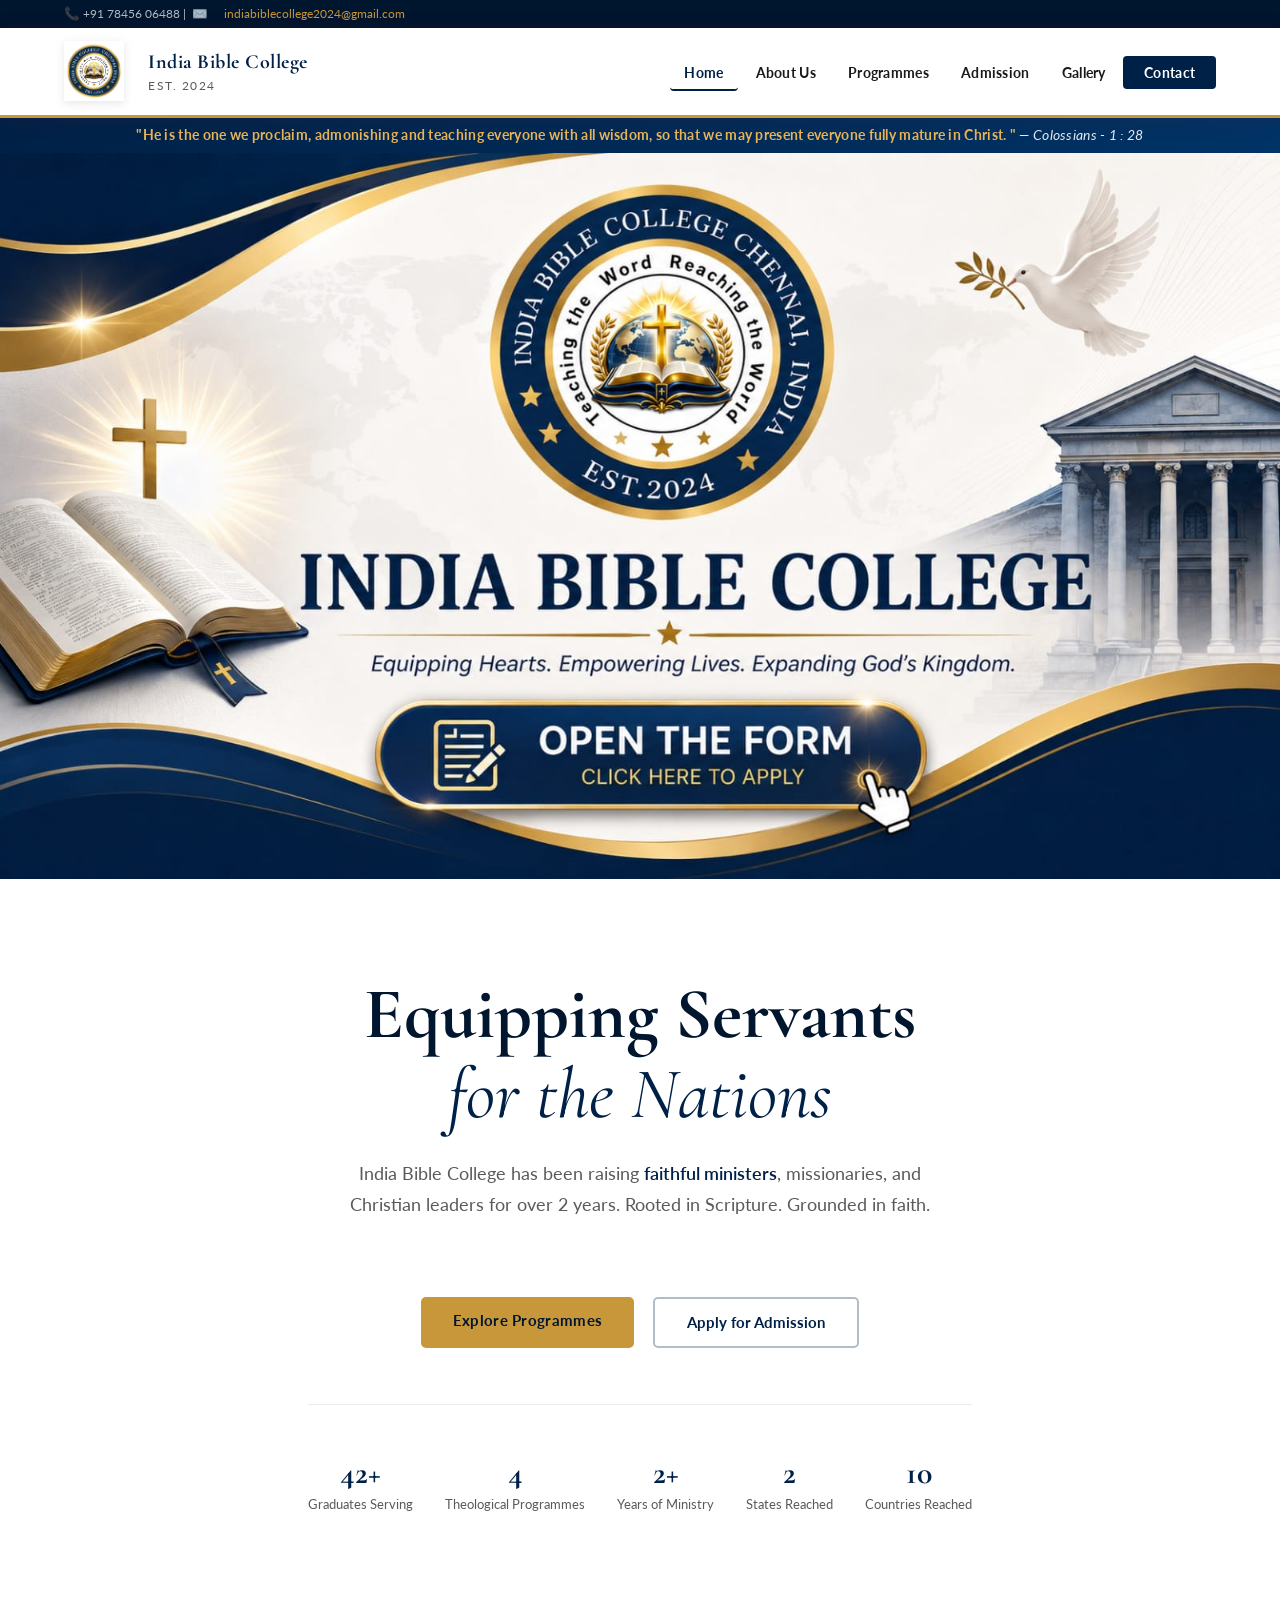
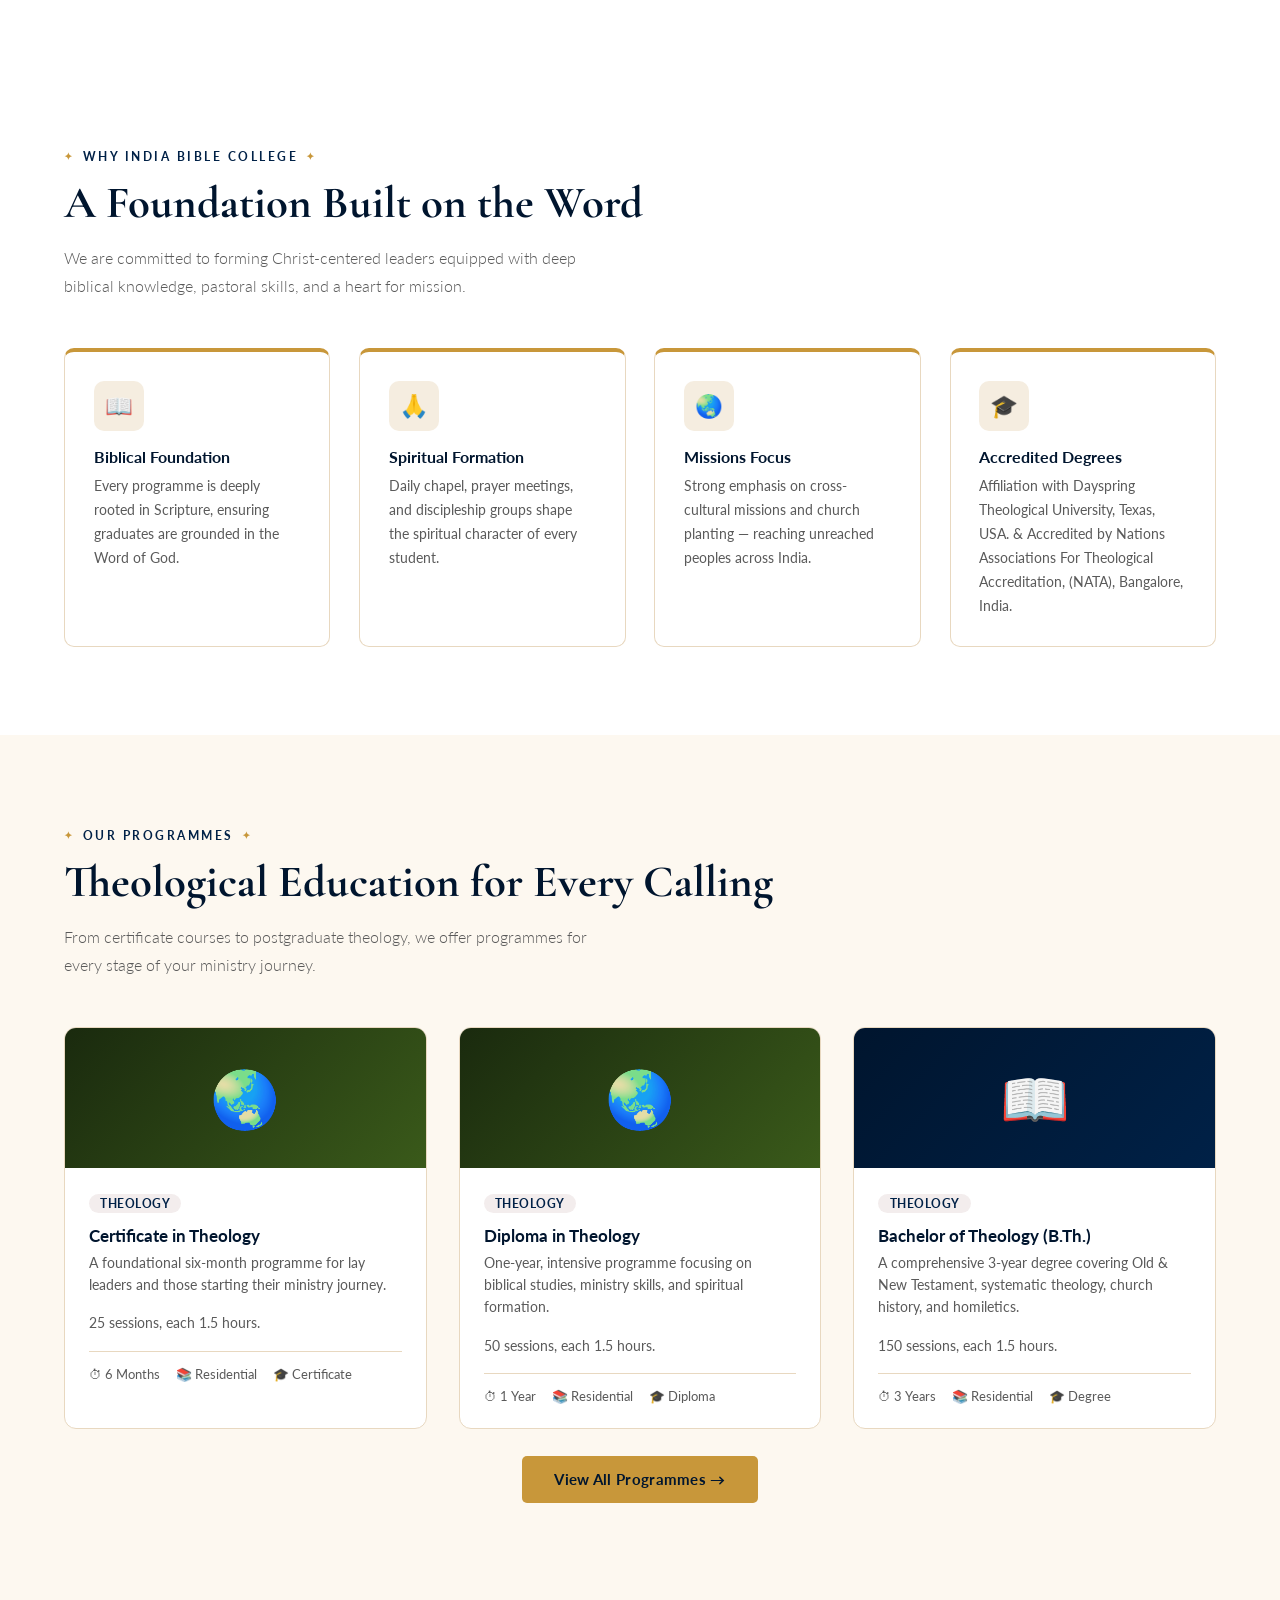
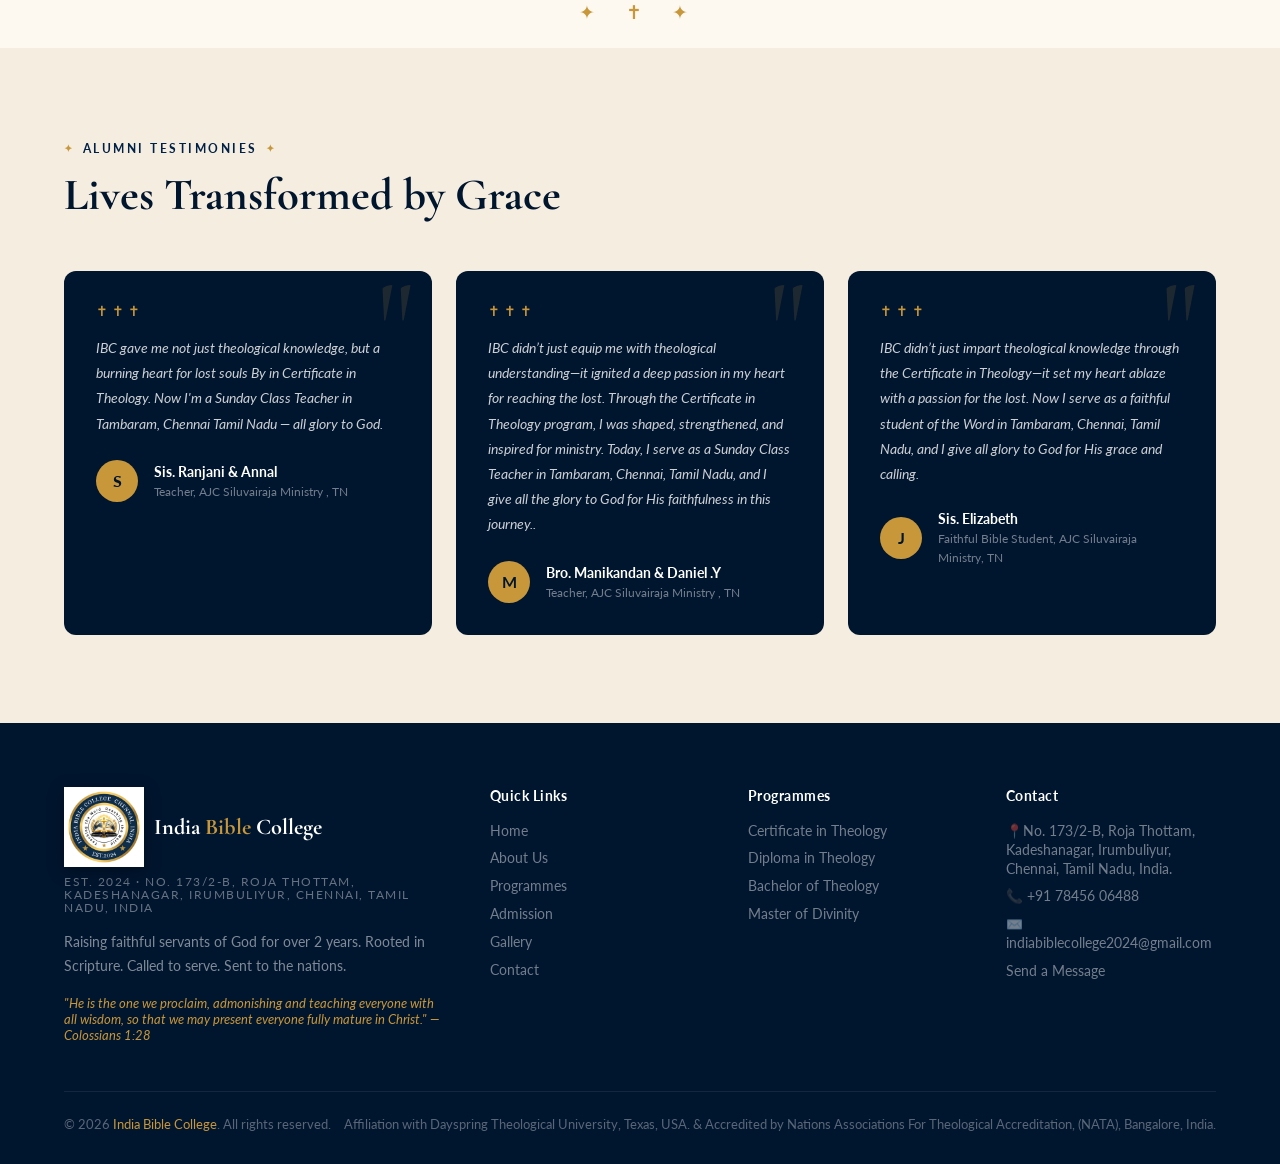
<file: index.html>
<!DOCTYPE html>
<html lang="en">
<head>
  <meta charset="UTF-8">
  <meta name="viewport" content="width=device-width, initial-scale=1.0">
  <meta name="description" content="India Bible College (IBC) offers accredited theological education, Christian ministry training, and Bible courses in Chennai. Join us to be equipped for the nations.">
  <meta name="keywords" content="India Bible College, IBC, Bible college in Chennai, theology courses India, Christian ministry training, theological degrees, B.Th, M.Div, Bible seminary India">
  <meta name="robots" content="index, follow">
  <meta name="author" content="India Bible College">
  <link rel="canonical" href="https://indiabiblecollege.org/index.html">

  <!-- Open Graph / Facebook -->
  <meta property="og:type" content="website">
  <meta property="og:url" content="https://indiabiblecollege.org/">
  <meta property="og:title" content="India Bible College | Equipping Servants for the Nations">
  <meta property="og:description" content="Accredited theological education and ministry training in Chennai. Raising faithful ministers for over 2 years.">
  <meta property="og:image" content="https://indiabiblecollege.org/js/image/img2.png">

  <!-- Twitter -->
  <meta property="twitter:card" content="summary_large_image">
  <meta property="twitter:url" content="https://indiabiblecollege.org/">
  <meta property="twitter:title" content="India Bible College | Equipping Servants for the Nations">
  <meta property="twitter:description" content="Accredited theological education and ministry training in Chennai. Raising faithful ministers for over 2 years.">
  <meta property="twitter:image" content="https://indiabiblecollege.org/js/image/img2.png">

  <!-- Structured Data (JSON-LD) -->
  <script type="application/ld+json">
  {
    "@context": "https://schema.org",
    "@type": "CollegeOrUniversity",
    "name": "India Bible College",
    "alternateName": "IBC",
    "url": "https://indiabiblecollege.org",
    "logo": "https://indiabiblecollege.org/js/icons/INDIA%20BIBLE%20COLLEGE%20logo.png",
    "description": "India Bible College is a theological institution dedicated to raising faithful ministers, missionaries, and Christian leaders through rooted scriptural training.",
    "foundingDate": "2024",
    "address": {
      "@type": "PostalAddress",
      "streetAddress": "No. 173/2-B, Roja Thottam, Kadeshanagar, Irumbuliyur",
      "addressLocality": "Chennai",
      "addressRegion": "Tamil Nadu",
      "postalCode": "600059",
      "addressCountry": "IN"
    },
    "contactPoint": {
      "@type": "ContactPoint",
      "telephone": "+91-78456-06488",
      "contactType": "Admissions",
      "email": "indiabiblecollege2024@gmail.com"
    },
    "sameAs": [
      "https://indiabiblecollege.org"
    ]
  }
  </script>

  <link rel="icon" href="js/icons/INDIA BIBLE COLLEGE logo.png" type="image/png">
  <title>Home | India Bible College</title>
  <link rel="preconnect" href="https://fonts.googleapis.com">
  <link href="https://fonts.googleapis.com/css2?family=Cormorant+Garamond:wght@400;600;700;900&family=Lato:wght@300;400;700&display=swap" rel="stylesheet">
  <link rel="stylesheet" href="style.css">
</head>
<body>

  <!-- Top Bar -->
  <div class="topbar">
    <span>📞 +91 78456 06488&nbsp;|&nbsp; ✉️ <a href="mailto:indiabiblecollege2024@gmail.com">indiabiblecollege2024@gmail.com</a></span>
  </div>

  <!-- Navigation -->
  <nav>
    <div class="logo-wrap">
      <div class="logo-icon"><img src="js/icons/INDIA BIBLE COLLEGE logo.png" alt="IBC Logo"></div>
      <div class="logo-text">
        <strong>India Bible College</strong>
        <span>Est. 2024</span>
      </div>
    </div>
    <ul class="nav-links">
      <li><a href="index.html" class="active">Home</a></li>
      <li><a href="about.html">About Us</a></li>
      <li><a href="courses.html">Programmes</a></li>
      <li><a href="admissions.html">Admission</a></li>
      <li><a href="gallery.html">Gallery</a></li>
      <li><a href="contact.html" class="nav-cta">Contact</a></li>
    </ul>
    <div class="hamburger" onclick="toggleMenu()">
      <span></span><span></span><span></span>
    </div>
  </nav>

  <!-- Mobile Menu -->
  <div class="mobile-menu" id="mobileMenu">
    <a href="index.html" class="active">Home</a>
    <a href="about.html">About Us</a>
    <a href="courses.html">Programmes</a>
    <a href="admissions.html">Admission</a>
    <a href="gallery.html">Gallery</a>
    <a href="contact.html">Contact</a>
  </div>

  <main id="main-content">
    <!-- Verse Ticker -->
    <div class="verse-ticker">
      <strong>"He is the one we proclaim, admonishing and teaching everyone with all wisdom, so that we may present everyone fully mature in Christ. "</strong> — Colossians - 1 : 28
    </div>

    <!-- Hero Banner -->
    <div class="hero-banner-main">
      <a href="https://docs.google.com/forms/d/e/1FAIpQLSfP92Rwlg3dZLcy_mJ5zDNDnOsGs8U6LGr_KCuuNkY7w19FYw/viewform?usp=header" target="_blank">
        <img src="js/image/banner.jpeg" alt="Admission Open">
      </a>
    </div>

    <!-- Hero -->
    <section class="hero">
      <div class="hero-content">
        <h1 class="hero-title">
          <span class="bold-line">Equipping Servants</span>
          <span class="light-line">for the Nations</span>
        </h1>
        <p>
          India Bible College has been raising <strong>faithful ministers</strong>, missionaries, and Christian leaders for over 2 years. Rooted in Scripture. Grounded in faith.
        </p>
        <div class="hero-btns">
          <a href="courses.html" class="btn-primary" style="text-decoration: none; display: inline-block;">Explore Programmes</a>
          <a href="https://docs.google.com/forms/d/e/1FAIpQLSfP92Rwlg3dZLcy_mJ5zDNDnOsGs8U6LGr_KCuuNkY7w19FYw/viewform?usp=header" target="_blank" class="btn-outline" style="text-decoration: none; display: inline-block;">Apply for Admission</a>
        </div>
        <div class="hero-stats">
          <div class="stat-item"><h3> 42+</h3><p>Graduates Serving</p></div>
          <div class="stat-item"><h3>4</h3><p>Theological Programmes</p></div>
          <div class="stat-item"><h3>2+</h3><p>Years of Ministry</p></div>
          <div class="stat-item"><h3>2</h3><p>States Reached</p></div>
          <div class="stat-item"><h3>10</h3><p>Countries Reached</p></div>
        </div>
      </div>


    </section>

    <!-- Why IBC -->
    <section class="section section-alt">
      <div class="section-header">
        <div class="section-label">Why India Bible College</div>
        <h2 class="section-title">A Foundation Built on the Word</h2>
        <p class="section-subtitle">We are committed to forming Christ-centered leaders equipped with deep biblical knowledge, pastoral skills, and a heart for mission.</p>
      </div>
      <div class="features-grid">
        <div class="feature-card">
          <div class="feature-icon">📖</div>
          <h3>Biblical Foundation</h3>
          <p>Every programme is deeply rooted in Scripture, ensuring graduates are grounded in the Word of God.</p>
        </div>
        <div class="feature-card">
          <div class="feature-icon">🙏</div>
          <h3>Spiritual Formation</h3>
          <p>Daily chapel, prayer meetings, and discipleship groups shape the spiritual character of every student.</p>
        </div>
        <div class="feature-card">
          <div class="feature-icon">🌏</div>
          <h3>Missions Focus</h3>
          <p>Strong emphasis on cross-cultural missions and church planting — reaching unreached peoples across India.</p>
        </div>
        <div class="feature-card">
          <div class="feature-icon">🎓</div>
          <h3>Accredited Degrees</h3>
          <p>Affiliation with Dayspring Theological University, Texas, USA. & Accredited by Nations Associations For Theological Accreditation, (NATA), Bangalore, India.</p>
        </div>
      </div>
    </section>

    <!-- Programmes Preview -->
    <section class="section">
      <div class="section-header">
        <div class="section-label">Our Programmes</div>
        <h2 class="section-title">Theological Education for Every Calling</h2>
        <p class="section-subtitle">From certificate courses to postgraduate theology, we offer programmes for every stage of your ministry journey.</p>
      </div>
      <div class="courses-grid">

      <div class="course-card">
          <div class="course-banner c3">🌏</div>
          <div class="course-body">
            <div class="course-tag">Theology</div>
            <h3>Certificate in Theology</h3>
            <p>A foundational six-month programme for lay leaders and those starting their ministry journey.</p>
            <p>25 sessions, each 1.5 hours.</p>
            <div class="course-meta"><span>⏱ 6 Months</span><span>📚 Residential</span><span>🎓 Certificate</span></div>
          </div>
        </div>

        <div class="course-card">
          <div class="course-banner c3">🌏</div>
          <div class="course-body">
            <div class="course-tag">Theology</div>
            <h3>Diploma in Theology</h3>
            <p>One-year, intensive programme focusing on biblical studies, ministry skills, and spiritual formation.</p>
            <p>50 sessions, each 1.5 hours.</p>
            <div class="course-meta"><span>⏱ 1 Year</span><span>📚 Residential</span><span>🎓 Diploma</span></div>
          </div>
        </div>

        <div class="course-card">
          <div class="course-banner c1">📖</div>
          <div class="course-body">
            <div class="course-tag">Theology</div>
            <h3>Bachelor of Theology (B.Th.)</h3>
            <p>A comprehensive 3-year degree covering Old & New Testament, systematic theology, church history, and homiletics.</p>
            <p>150 sessions, each 1.5 hours.</p>
            <div class="course-meta"><span>⏱ 3 Years</span><span>📚 Residential</span><span>🎓 Degree</span></div>
          </div>
        </div>
        
      </div>
      <div style="text-align:center;margin-top:2.5rem;">
        <a href="courses.html" class="btn-primary" style="text-decoration: none;">View All Programmes →</a>
      </div>
    </section>

    <div class="divider">✦ ✝ ✦</div>

    <!-- Testimonials -->
    <section class="section section-warm">
      <div class="section-header">
        <div class="section-label">Alumni Testimonies</div>
        <h2 class="section-title">Lives Transformed by Grace</h2>
      </div>
      <div class="testi-grid">
        <div class="testi-card">
          <div class="cross-small">✝ ✝ ✝</div>
          <p>IBC gave me not just theological knowledge, but a burning heart for lost souls By in Certificate in Theology. Now I'm a Sunday Class Teacher in Tambaram, Chennai Tamil Nadu — all glory to God.</p>
          <div class="testi-author">
            <div class="testi-avatar">S</div>
            <div><h5>Sis. Ranjani & Annal</h5><span> Teacher,  AJC Siluvairaja Ministry , TN</span></div>
          </div>
        </div>
        <div class="testi-card">
          <div class="cross-small">✝ ✝ ✝</div>
          <p>IBC didn’t just equip me with theological understanding—it ignited a deep passion in my heart for reaching the lost. Through the Certificate in Theology program, I was shaped, strengthened, and inspired for ministry. Today, I serve as a Sunday Class Teacher in Tambaram, Chennai, Tamil Nadu, and I give all the glory to God for His faithfulness in this journey..</p>
          <div class="testi-author">
            <div class="testi-avatar">M</div>
           <div><h5>Bro. Manikandan & Daniel .Y</h5><span> Teacher,  AJC Siluvairaja Ministry , TN</span></div>
          </div>
        </div>
        <div class="testi-card">
          <div class="cross-small">✝ ✝ ✝</div>
          <p>IBC didn’t just impart theological knowledge through the Certificate in Theology—it set my heart ablaze with a passion for the lost.
            Now I serve as a faithful student of the Word in Tambaram, Chennai, Tamil Nadu, and I give all glory to God for His grace and calling.</p>
          <div class="testi-author">
            <div class="testi-avatar">J</div>
            <div><h5>Sis. Elizabeth </h5><span> Faithful Bible Student, AJC Siluvairaja Ministry, TN</span></div>
          </div>
        </div>
      </div>
    </section>
  </main>

  <!-- Footer -->
  <footer>
    <div class="footer-grid">
      <div class="footer-brand">
        <div class="footer-logo" style="display: flex; align-items: center; gap: 10px; margin-bottom: 0.5rem;">
          <img src="js/icons/INDIA BIBLE COLLEGE logo.png" alt="IBC Logo" style="height: 80px; filter: drop-shadow(0 4px 8px rgba(0,0,0,0.3));">
          <div>India <span>Bible</span> College</div>
        </div>
        <div class="footer-sub">Est. 2024 · No. 173/2-B, Roja Thottam, Kadeshanagar, Irumbuliyur, Chennai, Tamil Nadu, India</div>
        <p>Raising faithful servants of God for over 2 years. Rooted in Scripture. Called to serve. Sent to the nations.</p>
        <div class="footer-verse">"He is the one we proclaim, admonishing and teaching everyone with all wisdom, so that we may present everyone fully mature in Christ." — Colossians 1:28</div>
      </div>
      <div class="footer-col">
        <h4>Quick Links</h4>
        <ul>
          <li><a href="index.html">Home</a></li>
          <li><a href="about.html">About Us</a></li>
          <li><a href="courses.html">Programmes</a></li>
          <li><a href="admissions.html">Admission</a></li>
          <li><a href="gallery.html">Gallery</a></li>
          <li><a href="contact.html">Contact</a></li>
        </ul>
      </div>
      <div class="footer-col">
        <h4>Programmes</h4>
        <ul>
         <li><a>Certificate in Theology</a></li>
         <li><a>Diploma in Theology</a></li>
         <li><a>Bachelor of Theology</a></li>
          <li><a>Master of Divinity</a></li>
        </ul>
      </div>
      <div class="footer-col">
        <h4>Contact</h4>
        <ul>
          <li><a>📍No. 173/2-B, Roja Thottam, Kadeshanagar, Irumbuliyur, Chennai, Tamil Nadu, India.</a></li>
          <li><a>📞 +91 78456 06488</a></li>
          <li><a>✉️ indiabiblecollege2024@gmail.com</a></li>
          <li><a href="contact.html">Send a Message</a></li>
        </ul>
      </div>
    </div>
    <div class="footer-bottom">
      <p>© 2026 <span>India Bible College</span>. All rights reserved.</p>
      <p>Affiliation with Dayspring Theological University, Texas, USA. & Accredited by Nations Associations For Theological Accreditation, (NATA), Bangalore, India.</p>
    </div>
  </footer>

  <script src="js/main.js"></script>
</body>
</html>
</file>
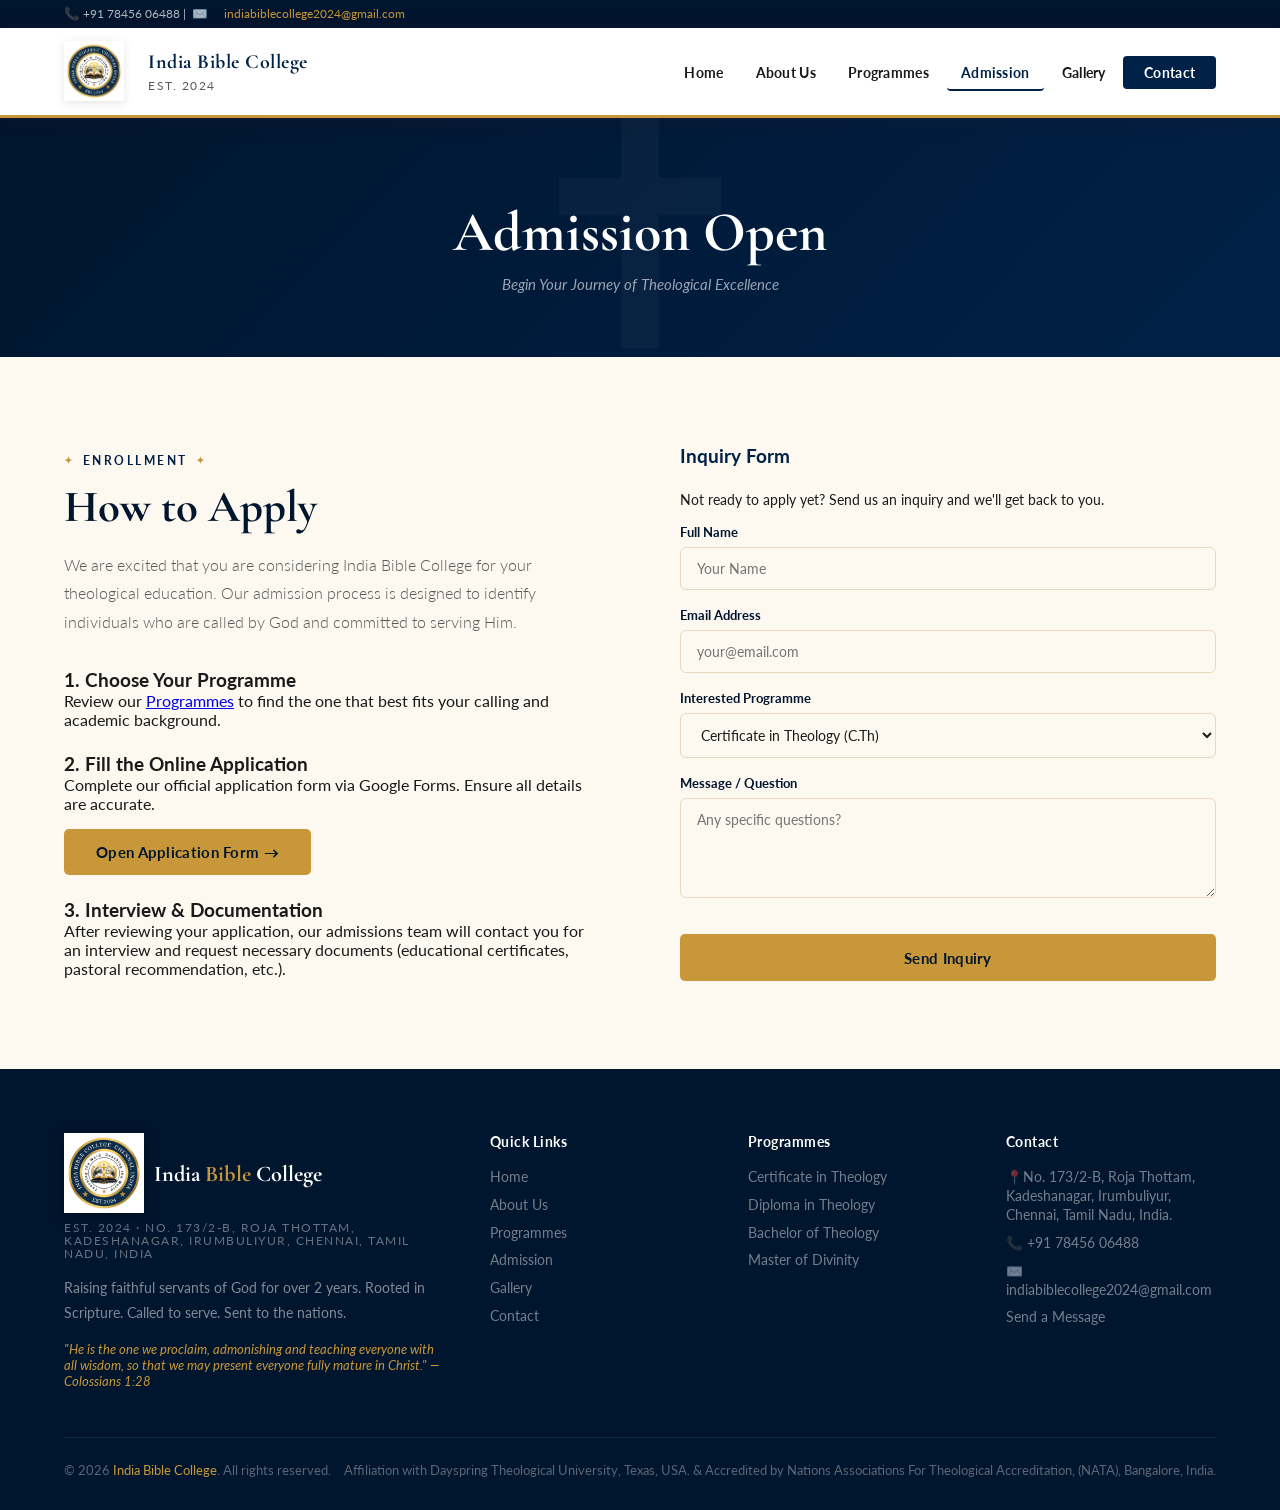
<file: admissions.html>
<!DOCTYPE html>
<html lang="en">
<head>
  <meta charset="UTF-8">
  <meta name="viewport" content="width=device-width, initial-scale=1.0">
  <meta name="description" content="Join India Bible College. Learn about our admission process, enrollment requirements, and how to apply for our theological programmes.">
  <meta name="keywords" content="Bible College Admission, Enroll India Bible College, Theology Application, Study Bible India">
  <link rel="canonical" href="https://indiabiblecollege.org/admissions.html">

  <!-- Open Graph / Facebook -->
  <meta property="og:type" content="website">
  <meta property="og:url" content="https://indiabiblecollege.org/admissions.html">
  <meta property="og:title" content="Admission | India Bible College">
  <meta property="og:description" content="Apply now to join IBC. Equip yourself for the calling on your life.">
  <meta property="og:image" content="https://indiabiblecollege.org/js/image/img2.png">

  <title>Admission | India Bible College</title>
  <link rel="icon" href="js/icons/INDIA BIBLE COLLEGE logo.png" type="image/png">
  <link rel="preconnect" href="https://fonts.googleapis.com">
  <link href="https://fonts.googleapis.com/css2?family=Cormorant+Garamond:wght@400;600;700;900&family=Lato:wght@300;400;700&display=swap" rel="stylesheet">
  <link rel="stylesheet" href="style.css">
</head>
<body>

  <!-- Top Bar -->
  <div class="topbar">
    <span>📞 +91 78456 06488&nbsp;|&nbsp; ✉️ <a href="mailto:indiabiblecollege2024@gmail.com">indiabiblecollege2024@gmail.com</a></span>
  </div>

  <!-- Navigation -->
  <nav>
    <div class="logo-wrap">
      <div class="logo-icon"><img src="js/icons/INDIA BIBLE COLLEGE logo.png" alt="IBC Logo"></div>
      <div class="logo-text">
        <strong>India Bible College</strong>
        <span>Est. 2024</span>
      </div>
    </div>
    <ul class="nav-links">
      <li><a href="index.html">Home</a></li>
      <li><a href="about.html">About Us</a></li>
      <li><a href="courses.html">Programmes</a></li>
      <li><a href="admissions.html" class="active">Admission</a></li>
      <li><a href="gallery.html">Gallery</a></li>
      <li><a href="contact.html" class="nav-cta">Contact</a></li>
    </ul>
    <div class="hamburger" onclick="toggleMenu()">
      <span></span><span></span><span></span>
    </div>
  </nav>

  <!-- Mobile Menu -->
  <div class="mobile-menu" id="mobileMenu">
    <a href="index.html">Home</a>
    <a href="about.html">About Us</a>
    <a href="courses.html">Programmes</a>
    <a href="admissions.html" class="active">Admission</a>
    <a href="gallery.html">Gallery</a>
    <a href="contact.html">Contact</a>
  </div>

  <main id="main-content">
    <div class="page-hero">
      <h1>Admission Open</h1>
      <p>Begin Your Journey of Theological Excellence</p>
    </div>

    <section class="section">
      <div class="about-grid">
        <div class="about-text">
          <div class="section-label">Enrollment</div>
          <h2 class="section-title">How to Apply</h2>
          <p>We are excited that you are considering India Bible College for your theological education. Our admission process is designed to identify individuals who are called by God and committed to serving Him.</p>
          
          <div style="margin-top: 2rem;">
            <h3>1. Choose Your Programme</h3>
            <p>Review our <a href="courses.html">Programmes</a> to find the one that best fits your calling and academic background.</p>
          </div>
          
          <div style="margin-top: 1.5rem;">
            <h3>2. Fill the Online Application</h3>
            <p>Complete our official application form via Google Forms. Ensure all details are accurate.</p>
            <a href="https://docs.google.com/forms/d/e/1FAIpQLSfP92Rwlg3dZLcy_mJ5zDNDnOsGs8U6LGr_KCuuNkY7w19FYw/viewform?usp=header" target="_blank" class="btn-primary" style="margin-top: 1rem; text-decoration: none; display: inline-block;">Open Application Form →</a>
          </div>

          <div style="margin-top: 1.5rem;">
            <h3>3. Interview & Documentation</h3>
            <p>After reviewing your application, our admissions team will contact you for an interview and request necessary documents (educational certificates, pastoral recommendation, etc.).</p>
          </div>
        </div>

        <div class="contact-card">
          <h3 style="margin-bottom: 1.5rem; color: var(--navy);">Inquiry Form</h3>
          <p style="font-size: 0.9rem; margin-bottom: 1rem;">Not ready to apply yet? Send us an inquiry and we'll get back to you.</p>
          <form onsubmit="submitForm(event, 'admissionSuccess', 'admission')">
            <div class="form-group">
              <label>Full Name</label>
              <input type="text" name="name" required placeholder="Your Name">
            </div>
            <div class="form-group">
              <label>Email Address</label>
              <input type="email" name="email" required placeholder="your@email.com">
            </div>
            <div class="form-group">
              <label>Interested Programme</label>
              <select name="programme" required>
                <option value="C.Th">Certificate in Theology (C.Th)</option>
                <option value="D.Th">Diploma in Theology (D.Th)</option>
                <option value="B.Th">Bachelor of Theology (B.Th)</option>
                <option value="M.Div">Master of Divinity (M.Div)</option>
              </select>
            </div>
            <div class="form-group">
              <label>Message / Question</label>
              <textarea name="message" rows="4" required placeholder="Any specific questions?"></textarea>
            </div>
            <button type="submit" class="btn-primary" style="width: 100%; margin-top: 1rem;">Send Inquiry</button>
            <div class="success-msg" id="admissionSuccess">🙏 Thank you! Your inquiry has been received. We will contact you shortly.</div>
          </form>
        </div>
      </div>
    </section>
  </main>

  <!-- Footer -->
  <footer>
    <div class="footer-grid">
      <div class="footer-brand">
        <div class="footer-logo" style="display: flex; align-items: center; gap: 10px; margin-bottom: 0.5rem;">
          <img src="js/icons/INDIA BIBLE COLLEGE logo.png" alt="IBC Logo" style="height: 80px; filter: drop-shadow(0 4px 8px rgba(0,0,0,0.3));">
          <div>India <span>Bible</span> College</div>
        </div>
        <div class="footer-sub">Est. 2024 · No. 173/2-B, Roja Thottam, Kadeshanagar, Irumbuliyur, Chennai, Tamil Nadu, India</div>
        <p>Raising faithful servants of God for over 2 years. Rooted in Scripture. Called to serve. Sent to the nations.</p>
        <div class="footer-verse">"He is the one we proclaim, admonishing and teaching everyone with all wisdom, so that we may present everyone fully mature in Christ." — Colossians 1:28</div>
      </div>
      <div class="footer-col">
        <h4>Quick Links</h4>
        <ul>
          <li><a href="index.html">Home</a></li>
          <li><a href="about.html">About Us</a></li>
          <li><a href="courses.html">Programmes</a></li>
          <li><a href="admissions.html">Admission</a></li>
          <li><a href="gallery.html">Gallery</a></li>
          <li><a href="contact.html">Contact</a></li>
        </ul>
      </div>
      <div class="footer-col">
        <h4>Programmes</h4>
        <ul>
         <li><a>Certificate in Theology</a></li>
         <li><a>Diploma in Theology</a></li>
         <li><a>Bachelor of Theology</a></li>
          <li><a>Master of Divinity</a></li>
        </ul>
      </div>
      <div class="footer-col">
        <h4>Contact</h4>
        <ul>
          <li><a>📍No. 173/2-B, Roja Thottam, Kadeshanagar, Irumbuliyur, Chennai, Tamil Nadu, India.</a></li>
          <li><a>📞 +91 78456 06488</a></li>
          <li><a>✉️ indiabiblecollege2024@gmail.com</a></li>
          <li><a href="contact.html">Send a Message</a></li>
        </ul>
      </div>
    </div>
    <div class="footer-bottom">
      <p>© 2026 <span>India Bible College</span>. All rights reserved.</p>
      <p>Affiliation with Dayspring Theological University, Texas, USA. & Accredited by Nations Associations For Theological Accreditation, (NATA), Bangalore, India.</p>
    </div>
  </footer>

  <script src="js/main.js"></script>
</body>
</html>
</file>
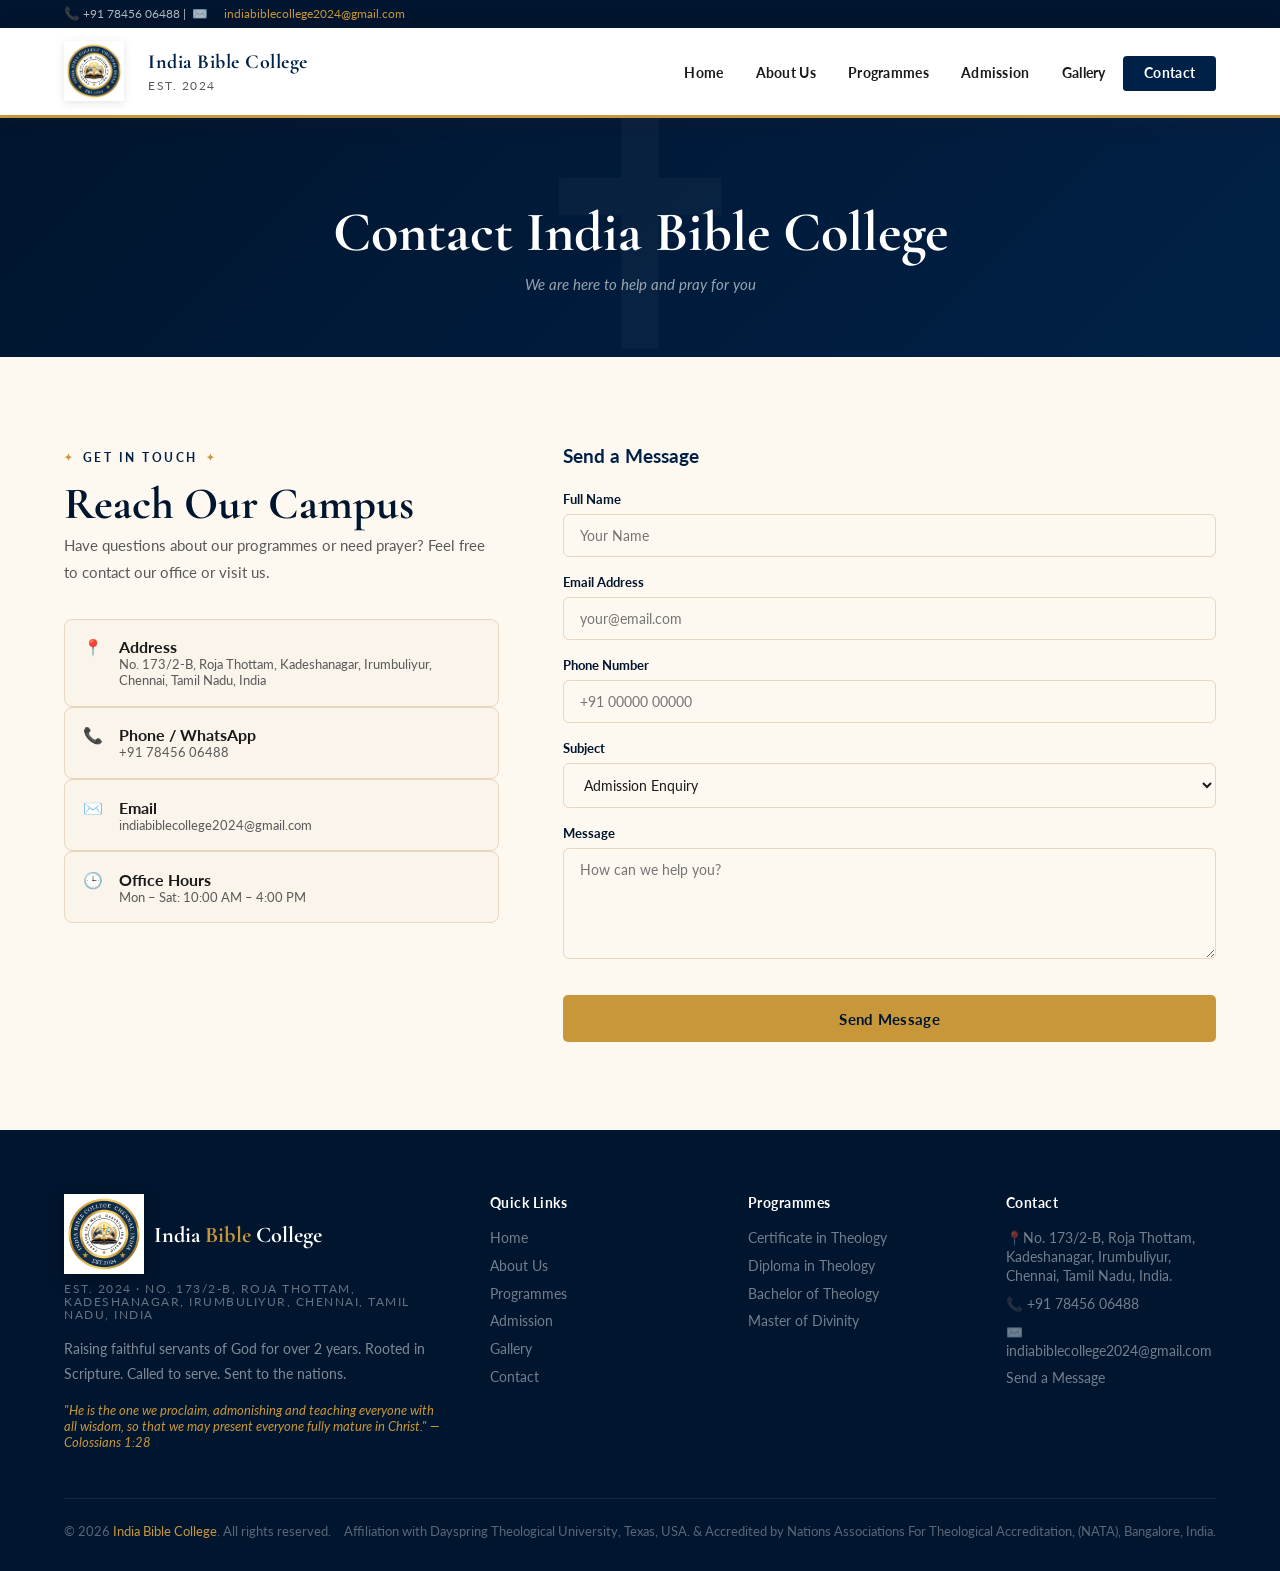
<file: contact.html>
<!DOCTYPE html>
<html lang="en">
<head>
  <meta charset="UTF-8">
  <meta name="viewport" content="width=device-width, initial-scale=1.0">
  <meta name="description" content="Get in touch with India Bible College. Contact us for admission enquiries, prayer requests, or campus visits in Chennai.">
  <meta name="keywords" content="Contact India Bible College, IBC Chennai Address, Bible College Phone Number, Prayer Request">
  <link rel="canonical" href="https://indiabiblecollege.org/contact.html">

  <!-- Open Graph / Facebook -->
  <meta property="og:type" content="website">
  <meta property="og:url" content="https://indiabiblecollege.org/contact.html">
  <meta property="og:title" content="Contact Us | India Bible College">
  <meta property="og:description" content="Reach out to us. We are here to help and pray for you.">
  <meta property="og:image" content="https://indiabiblecollege.org/js/image/img2.png">

  <title>Contact Us | India Bible College</title>
  <link rel="icon" href="js/icons/INDIA BIBLE COLLEGE logo.png" type="image/png">
  <link rel="preconnect" href="https://fonts.googleapis.com">
  <link href="https://fonts.googleapis.com/css2?family=Cormorant+Garamond:wght@400;600;700;900&family=Lato:wght@300;400;700&display=swap" rel="stylesheet">
  <link rel="stylesheet" href="style.css">
</head>
<body>

  <!-- Top Bar -->
  <div class="topbar">
    <span>📞 +91 78456 06488&nbsp;|&nbsp; ✉️ <a href="mailto:indiabiblecollege2024@gmail.com">indiabiblecollege2024@gmail.com</a></span>
  </div>

  <!-- Navigation -->
  <nav>
    <div class="logo-wrap">
      <div class="logo-icon"><img src="js/icons/INDIA BIBLE COLLEGE logo.png" alt="IBC Logo"></div>
      <div class="logo-text">
        <strong>India Bible College</strong>
        <span>Est. 2024</span>
      </div>
    </div>
    <ul class="nav-links">
      <li><a href="index.html">Home</a></li>
      <li><a href="about.html">About Us</a></li>
      <li><a href="courses.html">Programmes</a></li>
      <li><a href="admissions.html">Admission</a></li>
      <li><a href="gallery.html">Gallery</a></li>
      <li><a href="contact.html" class="active nav-cta">Contact</a></li>
    </ul>
    <div class="hamburger" onclick="toggleMenu()">
      <span></span><span></span><span></span>
    </div>
  </nav>

  <!-- Mobile Menu -->
  <div class="mobile-menu" id="mobileMenu">
    <a href="index.html">Home</a>
    <a href="about.html">About Us</a>
    <a href="courses.html">Programmes</a>
    <a href="admissions.html">Admission</a>
    <a href="gallery.html">Gallery</a>
    <a href="contact.html" class="active">Contact</a>
  </div>

  <main id="main-content">
    <div class="page-hero">
      <h1>Contact India Bible College</h1>
      <p>We are here to help and pray for you</p>
    </div>

    <section class="section">
      <div class="contact-grid">
        <div class="contact-info">
          <div class="section-label">Get in Touch</div>
          <h2 class="section-title">Reach Our Campus</h2>
          <p>Have questions about our programmes or need prayer? Feel free to contact our office or visit us.</p>
          
          <div class="contact-methods">
            <div class="contact-item">
              <div class="contact-icon">📍</div>
              <div>
                <strong>Address</strong>
                <p>No. 173/2-B, Roja Thottam, Kadeshanagar, Irumbuliyur, Chennai, Tamil Nadu, India</p>
              </div>
            </div>
            <div class="contact-item">
              <div class="contact-icon">📞</div>
              <div>
                <strong>Phone / WhatsApp</strong>
                <p><a href="https://wa.me/917845606488" target="_blank" style="color: inherit; text-decoration: none;">+91 78456 06488</a></p>
              </div>
            </div>
            <div class="contact-item">
              <div class="contact-icon">✉️</div>
              <div>
                <strong>Email</strong>
                <p>indiabiblecollege2024@gmail.com</p>
              </div>
            </div>
            <div class="contact-item">
              <div class="contact-icon">🕒</div>
              <div>
                <strong>Office Hours</strong>
                <p>Mon – Sat: 10:00 AM – 4:00 PM</p>
              </div>
            </div>
          </div>
        </div>

        <div class="contact-card">
          <h3 style="margin-bottom: 1.5rem; color: var(--navy);">Send a Message</h3>
          <form onsubmit="submitForm(event, 'contactSuccess', 'contact')">
            <div class="form-group">
              <label>Full Name</label>
              <input type="text" name="name" required placeholder="Your Name">
            </div>
            <div class="form-group">
              <label>Email Address</label>
              <input type="email" name="email" required placeholder="your@email.com">
            </div>
            <div class="form-grid">
              <div class="form-group">
                <label>Phone Number</label>
                <input type="tel" name="phone" placeholder="+91 00000 00000">
              </div>
              <div class="form-group">
                <label>Subject</label>
                <select name="subject" required>
                  <option value="Admission Enquiry">Admission Enquiry</option>
                  <option value="Prayer Request">Prayer Request</option>
                  <option value="General Question">General Question</option>
                  <option value="Visit Campus">Visit Campus</option>
                </select>
              </div>
            </div>
            <div class="form-group">
              <label>Message</label>
              <textarea name="message" rows="5" required placeholder="How can we help you?"></textarea>
            </div>
            <button type="submit" class="btn-primary" style="width: 100%; margin-top: 1rem;">Send Message</button>
            <div class="success-msg" id="contactSuccess">🙏 Thank you! Your message has been received. We will reply soon. God bless you!</div>
          </form>
        </div>
      </div>
    </section>
  </main>

  <!-- Footer -->
  <footer>
    <div class="footer-grid">
      <div class="footer-brand">
        <div class="footer-logo" style="display: flex; align-items: center; gap: 10px; margin-bottom: 0.5rem;">
          <img src="js/icons/INDIA BIBLE COLLEGE logo.png" alt="IBC Logo" style="height: 80px; filter: drop-shadow(0 4px 8px rgba(0,0,0,0.3));">
          <div>India <span>Bible</span> College</div>
        </div>
        <div class="footer-sub">Est. 2024 · No. 173/2-B, Roja Thottam, Kadeshanagar, Irumbuliyur, Chennai, Tamil Nadu, India</div>
        <p>Raising faithful servants of God for over 2 years. Rooted in Scripture. Called to serve. Sent to the nations.</p>
        <div class="footer-verse">"He is the one we proclaim, admonishing and teaching everyone with all wisdom, so that we may present everyone fully mature in Christ." — Colossians 1:28</div>
      </div>
      <div class="footer-col">
        <h4>Quick Links</h4>
        <ul>
          <li><a href="index.html">Home</a></li>
          <li><a href="about.html">About Us</a></li>
          <li><a href="courses.html">Programmes</a></li>
          <li><a href="admissions.html">Admission</a></li>
          <li><a href="gallery.html">Gallery</a></li>
          <li><a href="contact.html">Contact</a></li>
        </ul>
      </div>
      <div class="footer-col">
        <h4>Programmes</h4>
        <ul>
         <li><a>Certificate in Theology</a></li>
         <li><a>Diploma in Theology</a></li>
         <li><a>Bachelor of Theology</a></li>
          <li><a>Master of Divinity</a></li>
        </ul>
      </div>
      <div class="footer-col">
        <h4>Contact</h4>
        <ul>
          <li><a>📍No. 173/2-B, Roja Thottam, Kadeshanagar, Irumbuliyur, Chennai, Tamil Nadu, India.</a></li>
          <li><a>📞 +91 78456 06488</a></li>
          <li><a>✉️ indiabiblecollege2024@gmail.com</a></li>
          <li><a href="contact.html">Send a Message</a></li>
        </ul>
      </div>
    </div>
    <div class="footer-bottom">
      <p>© 2026 <span>India Bible College</span>. All rights reserved.</p>
      <p>Affiliation with Dayspring Theological University, Texas, USA. & Accredited by Nations Associations For Theological Accreditation, (NATA), Bangalore, India.</p>
    </div>
  </footer>

  <script src="js/main.js"></script>
</body>
</html>
</file>
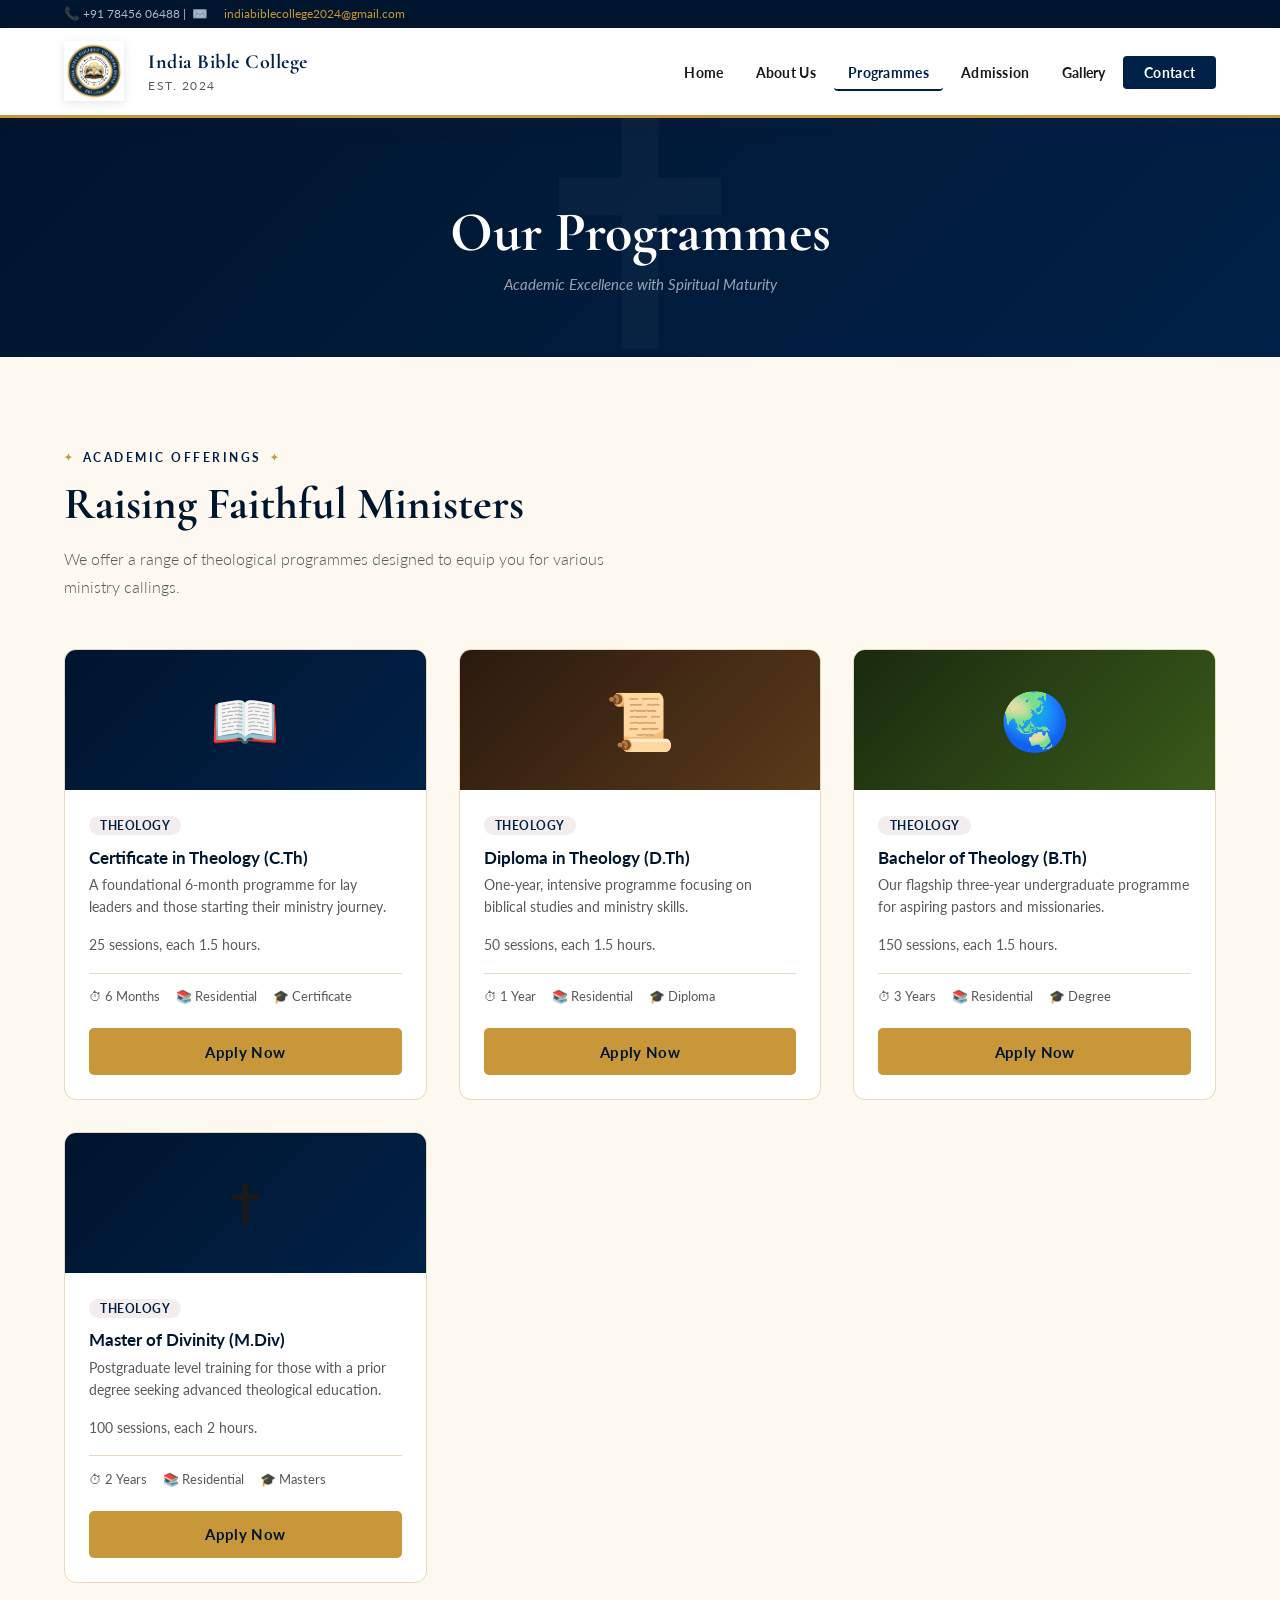
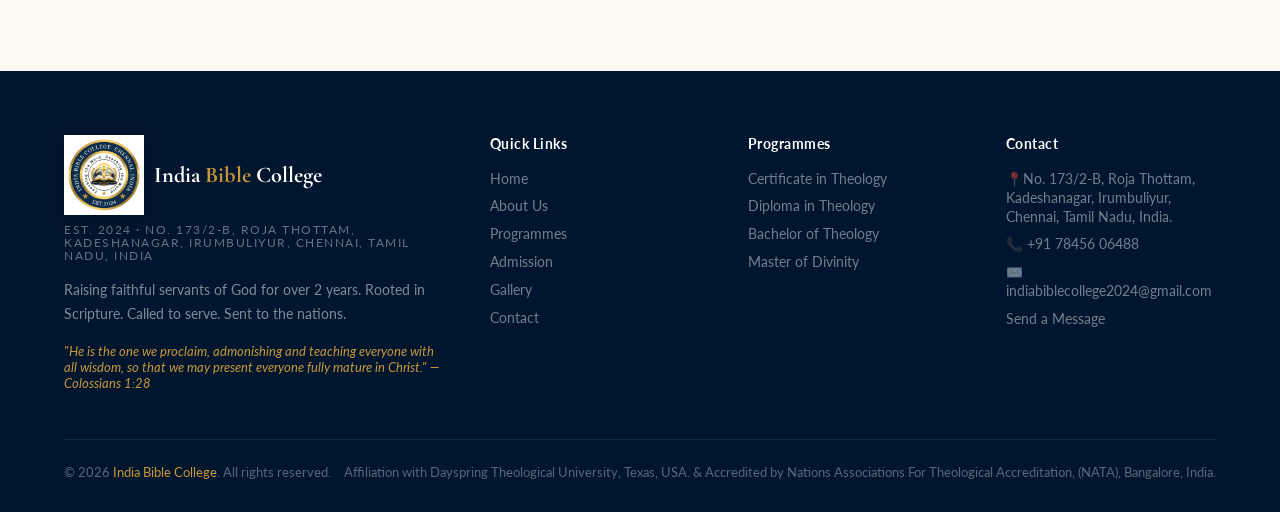
<file: courses.html>
<!DOCTYPE html>
<html lang="en">
<head>
  <meta charset="UTF-8">
  <meta name="viewport" content="width=device-width, initial-scale=1.0">
  <meta name="description" content="Explore Bible and theology courses at India Bible College. From Certificate to Master of Divinity, we offer programmes for every calling.">
  <meta name="keywords" content="Theology Courses, Bible College Programmes, C.Th, D.Th, B.Th, M.Div, Theological Degrees Chennai">
  <link rel="canonical" href="https://indiabiblecollege.org/courses.html">

  <!-- Open Graph / Facebook -->
  <meta property="og:type" content="website">
  <meta property="og:url" content="https://indiabiblecollege.org/courses.html">
  <meta property="og:title" content="Programmes | India Bible College">
  <meta property="og:description" content="Explore our theological programmes. Academic excellence with spiritual maturity.">
  <meta property="og:image" content="https://indiabiblecollege.org/js/image/img2.png">

  <title>Programmes | India Bible College</title>
  <link rel="icon" href="js/icons/INDIA BIBLE COLLEGE logo.png" type="image/png">
  <link rel="preconnect" href="https://fonts.googleapis.com">
  <link href="https://fonts.googleapis.com/css2?family=Cormorant+Garamond:wght@400;600;700;900&family=Lato:wght@300;400;700&display=swap" rel="stylesheet">
  <link rel="stylesheet" href="style.css">
</head>
<body>

  <!-- Top Bar -->
  <div class="topbar">
    <span>📞 +91 78456 06488&nbsp;|&nbsp; ✉️ <a href="mailto:indiabiblecollege2024@gmail.com">indiabiblecollege2024@gmail.com</a></span>
  </div>

  <!-- Navigation -->
  <nav>
    <div class="logo-wrap">
      <div class="logo-icon"><img src="js/icons/INDIA BIBLE COLLEGE logo.png" alt="IBC Logo"></div>
      <div class="logo-text">
        <strong>India Bible College</strong>
        <span>Est. 2024</span>
      </div>
    </div>
    <ul class="nav-links">
      <li><a href="index.html">Home</a></li>
      <li><a href="about.html">About Us</a></li>
      <li><a href="courses.html" class="active">Programmes</a></li>
      <li><a href="admissions.html">Admission</a></li>
      <li><a href="gallery.html">Gallery</a></li>
      <li><a href="contact.html" class="nav-cta">Contact</a></li>
    </ul>
    <div class="hamburger" onclick="toggleMenu()">
      <span></span><span></span><span></span>
    </div>
  </nav>

  <!-- Mobile Menu -->
  <div class="mobile-menu" id="mobileMenu">
    <a href="index.html">Home</a>
    <a href="about.html">About Us</a>
    <a href="courses.html" class="active">Programmes</a>
    <a href="admissions.html">Admission</a>
    <a href="gallery.html">Gallery</a>
    <a href="contact.html">Contact</a>
  </div>

  <main id="main-content">
    <div class="page-hero">
      <h1>Our Programmes</h1>
      <p>Academic Excellence with Spiritual Maturity</p>
    </div>

    <section class="section">
      <div class="section-header">
        <div class="section-label">Academic Offerings</div>
        <h2 class="section-title">Raising Faithful Ministers</h2>
        <p class="section-subtitle">We offer a range of theological programmes designed to equip you for various ministry callings.</p>
      </div>
      <div class="courses-grid">
        
        <!-- C.Th -->
        <div class="course-card">
          <div class="course-banner c1">📖</div>
          <div class="course-body">
            <div class="course-tag">Theology</div>
            <h3>Certificate in Theology (C.Th)</h3>
            <p>A foundational 6-month programme for lay leaders and those starting their ministry journey.</p>
            <p>25 sessions, each 1.5 hours.</p>
            <div class="course-meta"><span>⏱ 6 Months</span><span>📚 Residential</span><span>🎓 Certificate</span></div>
            <a href="https://docs.google.com/forms/d/e/1FAIpQLSfP92Rwlg3dZLcy_mJ5zDNDnOsGs8U6LGr_KCuuNkY7w19FYw/viewform?usp=header" target="_blank" class="btn-primary" style="width:100%;margin-top:1.5rem;text-decoration:none;display:inline-block;text-align:center;">Apply Now</a>
          </div>
        </div>

        <!-- D.Th -->
        <div class="course-card">
          <div class="course-banner c2">📜</div>
          <div class="course-body">
            <div class="course-tag">Theology</div>
            <h3>Diploma in Theology (D.Th)</h3>
            <p>One-year, intensive programme focusing on biblical studies and ministry skills.</p>
            <p>50 sessions, each 1.5 hours.</p>
            <div class="course-meta"><span>⏱ 1 Year</span><span>📚 Residential</span><span>🎓 Diploma</span></div>
            <a href="https://docs.google.com/forms/d/e/1FAIpQLSfP92Rwlg3dZLcy_mJ5zDNDnOsGs8U6LGr_KCuuNkY7w19FYw/viewform?usp=header" target="_blank" class="btn-primary" style="width:100%;margin-top:1.5rem;text-decoration:none;display:inline-block;text-align:center;">Apply Now</a>
          </div>
        </div>

        <!-- B.Th -->
        <div class="course-card">
          <div class="course-banner c3">🌏</div>
          <div class="course-body">
            <div class="course-tag">Theology</div>
            <h3>Bachelor of Theology (B.Th)</h3>
            <p>Our flagship three-year undergraduate programme for aspiring pastors and missionaries.</p>
            <p>150 sessions, each 1.5 hours.</p>
            <div class="course-meta"><span>⏱ 3 Years</span><span>📚 Residential</span><span>🎓 Degree</span></div>
            <a href="https://docs.google.com/forms/d/e/1FAIpQLSfP92Rwlg3dZLcy_mJ5zDNDnOsGs8U6LGr_KCuuNkY7w19FYw/viewform?usp=header" target="_blank" class="btn-primary" style="width:100%;margin-top:1.5rem;text-decoration:none;display:inline-block;text-align:center;">Apply Now</a>
          </div>
        </div>

        <!-- M.Div -->
        <div class="course-card">
          <div class="course-banner c1">✝</div>
          <div class="course-body">
            <div class="course-tag">Theology</div>
            <h3>Master of Divinity (M.Div)</h3>
            <p>Postgraduate level training for those with a prior degree seeking advanced theological education.</p>
            <p>100 sessions, each 2 hours.</p>
            <div class="course-meta"><span>⏱ 2 Years</span><span>📚 Residential</span><span>🎓 Masters</span></div>
            <a href="https://docs.google.com/forms/d/e/1FAIpQLSfP92Rwlg3dZLcy_mJ5zDNDnOsGs8U6LGr_KCuuNkY7w19FYw/viewform?usp=header" target="_blank" class="btn-primary" style="width:100%;margin-top:1.5rem;text-decoration:none;display:inline-block;text-align:center;">Apply Now</a>
          </div>
        </div>

      </div>
    </section>
  </main>

  <!-- Footer -->
  <footer>
    <div class="footer-grid">
      <div class="footer-brand">
        <div class="footer-logo" style="display: flex; align-items: center; gap: 10px; margin-bottom: 0.5rem;">
          <img src="js/icons/INDIA BIBLE COLLEGE logo.png" alt="IBC Logo" style="height: 80px; filter: drop-shadow(0 4px 8px rgba(0,0,0,0.3));">
          <div>India <span>Bible</span> College</div>
        </div>
        <div class="footer-sub">Est. 2024 · No. 173/2-B, Roja Thottam, Kadeshanagar, Irumbuliyur, Chennai, Tamil Nadu, India</div>
        <p>Raising faithful servants of God for over 2 years. Rooted in Scripture. Called to serve. Sent to the nations.</p>
        <div class="footer-verse">"He is the one we proclaim, admonishing and teaching everyone with all wisdom, so that we may present everyone fully mature in Christ." — Colossians 1:28</div>
      </div>
      <div class="footer-col">
        <h4>Quick Links</h4>
        <ul>
          <li><a href="index.html">Home</a></li>
          <li><a href="about.html">About Us</a></li>
          <li><a href="courses.html">Programmes</a></li>
          <li><a href="admissions.html">Admission</a></li>
          <li><a href="gallery.html">Gallery</a></li>
          <li><a href="contact.html">Contact</a></li>
        </ul>
      </div>
      <div class="footer-col">
        <h4>Programmes</h4>
        <ul>
         <li><a>Certificate in Theology</a></li>
         <li><a>Diploma in Theology</a></li>
         <li><a>Bachelor of Theology</a></li>
          <li><a>Master of Divinity</a></li>
        </ul>
      </div>
      <div class="footer-col">
        <h4>Contact</h4>
        <ul>
          <li><a>📍No. 173/2-B, Roja Thottam, Kadeshanagar, Irumbuliyur, Chennai, Tamil Nadu, India.</a></li>
          <li><a>📞 +91 78456 06488</a></li>
          <li><a>✉️ indiabiblecollege2024@gmail.com</a></li>
          <li><a href="contact.html">Send a Message</a></li>
        </ul>
      </div>
    </div>
    <div class="footer-bottom">
      <p>© 2026 <span>India Bible College</span>. All rights reserved.</p>
      <p>Affiliation with Dayspring Theological University, Texas, USA. & Accredited by Nations Associations For Theological Accreditation, (NATA), Bangalore, India.</p>
    </div>
  </footer>

  <script src="js/main.js"></script>
</body>
</html>
</file>
<file: style.css>
/* =============================================
   India Bible College & Seminary — style.css
   ============================================= */

:root {
  --navy: #002147;
  --navy-dark: #00152e;
  --navy-light: #003366;
  --gold: #c8973a;
  --gold-light: #e8b55a;
  --cream: #fdf8f0;
  --cream-dark: #f5ede0;
  --white: #ffffff;
  --text: #1a1a1a;
  --gray: #5a5a5a;
  --border: #e8d8c0;
  --light: #faf4ea;
}

* { margin: 0; padding: 0; box-sizing: border-box; }
html { scroll-behavior: smooth; }
body {
  font-family: 'Lato', sans-serif;
  background: var(--cream);
  color: var(--text);
  overflow-x: hidden;
}

/* ── TOP BAR ── */
.topbar {
  background: var(--navy-dark);
  padding: 0.4rem 5%;
  display: flex; justify-content: space-between; align-items: center;
  font-size: 0.78rem; color: rgba(255,255,255,0.7);
}
.topbar span { display: flex; align-items: center; gap: 1rem; flex-wrap: wrap; }
.topbar a { color: var(--gold); text-decoration: none; }

/* ── NAV ── */
nav {
  position: sticky; top: 0; width: 100%; z-index: 1000;
  background: var(--white);
  border-bottom: 3px solid var(--gold);
  box-shadow: 0 2px 20px rgba(107,26,26,0.12);
  padding: 0 5%;
  display: flex; align-items: center; justify-content: space-between;
  height: 90px;
}

/* ── Hero Banner ── */
.hero-banner-main {
  width: 100%;
  overflow: hidden;
  background: var(--navy-dark);
}

.hero-banner-main img {
  width: 100%;
  display: block;
  height: auto;
  transition: transform 0.3s ease;
}

.hero-banner-main a:hover img {
  transform: scale(1.02);
}
.logo-wrap { display: flex; align-items: center; gap: 1rem; }
.logo-icon {
  width: 60px; height: 60px;
  display: flex; align-items: center; justify-content: center;
  flex-shrink: 0;
  margin-right: 0.5rem;
}
.logo-icon img {
  width: 100%;
  height: 100%;
  object-fit: contain;
  filter: drop-shadow(0 2px 4px rgba(0,0,0,0.1));
}
.logo-text { line-height: 1.2; }
.logo-text strong {
  display: block;
  font-family: 'Cormorant Garamond', serif;
  font-size: 1.25rem; font-weight: 700; color: var(--navy); letter-spacing: 0.5px;
}
.logo-text span { font-size: 0.72rem; color: var(--gray); letter-spacing: 1.5px; text-transform: uppercase; }
.nav-links { display: flex; gap: 0.2rem; list-style: none; }
.nav-links a {
  color: var(--text); text-decoration: none;
  font-size: 0.88rem; font-weight: 700; cursor: pointer;
  padding: 0.5rem 0.9rem; border-radius: 4px;
  transition: all 0.2s; letter-spacing: 0.3px;
}
.nav-links a:hover { color: var(--navy); background: var(--cream); }
.nav-links a.active { color: var(--navy); border-bottom: 2px solid var(--navy); }
.nav-cta {
  background: var(--navy) !important; color: var(--white) !important;
  padding: 0.5rem 1.3rem !important; border-radius: 4px !important;
}
.nav-cta:hover { background: var(--navy-light) !important; }
.hamburger { display: none; flex-direction: column; gap: 5px; cursor: pointer; padding: 5px; }
.hamburger span { width: 24px; height: 2px; background: var(--navy); display: block; }

/* ── MOBILE MENU ── */
.mobile-menu {
  display: none; position: fixed; top: 90px; left: 0; width: 100%;
  background: white; flex-direction: column; padding: 1rem 5%;
  border-bottom: 3px solid var(--gold); z-index: 999;
  box-shadow: 0 4px 20px rgba(0,0,0,0.1);
}
.mobile-menu.open { display: flex; }
.mobile-menu a {
  color: var(--text); padding: 0.8rem 0;
  border-bottom: 1px solid var(--border);
  text-decoration: none; font-weight: 700; cursor: pointer; font-size: 0.9rem;
}
.mobile-menu a:hover { color: var(--navy); }

/* ══════════════════════════════════════════
   PAGES
══════════════════════════════════════════ */
#main-content {
  min-height: 80vh;
  animation: fadeIn 0.4s ease-out;
}

@keyframes fadeIn {
  from { opacity: 0; transform: translateY(10px); }
  to { opacity: 1; transform: translateY(0); }
}

/* ══════════════════════════════════════════════
   GALLERY PAGE
══════════════════════════════════════════════ */

/* ── Gallery Header ── */
.gallery-header {
  margin-bottom: 2.5rem;
}

/* ── Filter Tabs ── */
.gallery-filters {
  display: flex;
  flex-wrap: wrap;
  gap: 0.6rem;
  margin-top: 1.8rem;
}

.filter-btn {
  background: var(--white);
  color: var(--navy);
  border: 2px solid var(--border);
  padding: 0.45rem 1.2rem;
  border-radius: 30px;
  font-family: 'Lato', sans-serif;
  font-size: 0.82rem;
  font-weight: 700;
  cursor: pointer;
  letter-spacing: 0.5px;
  transition: all 0.25s ease;
}

.filter-btn:hover {
  border-color: var(--navy);
  background: var(--cream);
}

.filter-btn.active {
  background: var(--navy);
  color: var(--white);
  border-color: var(--navy);
}

/* ── Upload Banner ── */
.upload-banner {
  display: flex;
  align-items: center;
  gap: 1.5rem;
  background: linear-gradient(135deg, var(--navy-dark), var(--navy));
  border-radius: 12px;
  padding: 1.5rem 2rem;
  margin-bottom: 2.5rem;
  flex-wrap: wrap;
}

.upload-icon {
  font-size: 2.2rem;
  flex-shrink: 0;
}

.upload-text {
  flex: 1;
  min-width: 200px;
}

.upload-text h4 {
  color: var(--white);
  font-size: 1rem;
  font-weight: 700;
  margin-bottom: 0.2rem;
}

.upload-text p {
  color: rgba(255, 255, 255, 0.65);
  font-size: 0.85rem;
  line-height: 1.5;
}

.upload-btn {
  background: var(--gold);
  color: var(--navy-dark);
  padding: 0.75rem 1.6rem;
  border-radius: 6px;
  font-family: 'Lato', sans-serif;
  font-size: 0.9rem;
  font-weight: 700;
  cursor: pointer;
  letter-spacing: 0.3px;
  transition: all 0.3s;
  white-space: nowrap;
  flex-shrink: 0;
}

.upload-btn:hover {
  background: var(--gold-light);
  transform: translateY(-2px);
}

.upload-btn input[type="file"] {
  display: none;
}

/* ── Modern Masonry Gallery Grid ── */
.gallery-grid {
  display: grid;
  grid-template-columns: repeat(auto-fill, minmax(320px, 1fr));
  grid-auto-rows: 200px; /* Base row height for masonry */
  gap: 1.5rem;
  margin-bottom: 3rem;
}

.gallery-item {
  position: relative;
  border-radius: 24px;
  overflow: hidden;
  cursor: pointer;
  background: #1a1a1a;
  transition: all 0.5s cubic-bezier(0.25, 1, 0.5, 1);
  border: none;
}

/* Masonry Spans */
.gallery-item:nth-child(2),
.gallery-item:nth-child(6),
.gallery-item:nth-child(11) {
  grid-row: span 3;
}

.gallery-item:nth-child(4),
.gallery-item:nth-child(8) {
  grid-row: span 2;
}

.gallery-item:nth-child(odd) {
  grid-row: span 2;
}

.gallery-item:hover {
  transform: scale(1.02);
  z-index: 10;
}

.gallery-img {
  width: 100%;
  height: 100%;
}

.gallery-img-real, 
.gallery-video-preview {
  width: 100%;
  height: 100%;
  object-fit: cover;
  display: block;
}

.gallery-overlay {
  position: absolute;
  inset: 0;
  background: rgba(0, 0, 0, 0.2);
  display: flex;
  align-items: center;
  justify-content: center;
  opacity: 0;
  transition: opacity 0.4s ease;
  z-index: 4;
}

.gallery-item:hover .gallery-overlay {
  opacity: 1;
}

.gallery-overlay::after {
  content: '';
  white-space: pre;
  color: white;
  text-align: center;
  font-size: 1rem;
  font-weight: 600;
  transform: translateY(20px);
  transition: transform 0.4s ease;
}

.gallery-item:hover .gallery-overlay::after {
  transform: translateY(0);
}

.gallery-caption {
  position: absolute;
  bottom: 0;
  left: 0;
  width: 100%;
  padding: 2rem 1.5rem 1.5rem;
  background: linear-gradient(to top, rgba(0,0,0,0.9) 0%, rgba(0,0,0,0.4) 60%, transparent 100%);
  color: white;
  z-index: 5;
  pointer-events: none;
}

.gallery-caption p {
  font-size: 1rem;
  font-weight: 700;
  margin-top: 0.5rem;
  color: #fff;
  text-shadow: 0 2px 4px rgba(0,0,0,0.3);
}

.gallery-cat-tag {
  display: inline-block;
  background: rgba(255, 255, 255, 0.2);
  backdrop-filter: blur(4px);
  color: #fff;
  font-size: 0.7rem;
  font-weight: 700;
  padding: 0.4rem 1rem;
  border-radius: 50px;
  text-transform: capitalize;
  letter-spacing: 0.5px;
  margin-bottom: 0.2rem;
}


/* ── Gallery Note ── */
.gallery-note {
  display: flex;
  align-items: flex-start;
  gap: 0.8rem;
  background: var(--cream-dark);
  border: 1px dashed var(--gold);
  border-radius: 8px;
  padding: 1rem 1.2rem;
  margin-top: 1rem;
}

.gallery-note span {
  font-size: 1.1rem;
  flex-shrink: 0;
  margin-top: 1px;
}

.gallery-note p {
  font-size: 0.82rem;
  color: var(--gray);
  line-height: 1.6;
}

.gallery-note code {
  background: rgba(0, 33, 71, 0.08);
  color: var(--navy);
  padding: 0.1rem 0.4rem;
  border-radius: 3px;
  font-size: 0.8rem;
}

/* ── Lightbox ── */
.lightbox {
  display: none;
  position: fixed;
  inset: 0;
  background: rgba(10, 5, 5, 0.93);
  z-index: 9999;
  align-items: center;
  justify-content: center;
  padding: 1.5rem;
}

.lightbox.open {
  display: flex;
}

.lightbox-inner {
  position: relative;
  width: 100vw;
  height: 100vh;
  max-width: 100vw;
  max-height: 100vh;
  background: #000;
  border-radius: 0;
  overflow: hidden;
  border: none;
  box-shadow: none;
  animation: fadeIn 0.3s ease;
  display: flex;
  flex-direction: column;
}

.lightbox-img-wrap {
  width: 100%;
  flex: 1;
  display: flex;
  align-items: center;
  justify-content: center;
  overflow: hidden;
  background: #000;
}

.lightbox-img-wrap img,
.lb-video {
  width: 100%;
  height: 100%;
  max-width: 100%;
  max-height: 100%;
  object-fit: contain;
  display: block;
}

.lightbox-caption {
  position: absolute;
  bottom: 0;
  left: 0;
  width: 100%;
  padding: 2rem;
  background: linear-gradient(to top, rgba(0,0,0,0.8) 0%, transparent 100%);
  color: white;
  font-size: 1.1rem;
  line-height: 1.5;
  border-top: none;
  flex-shrink: 0;
  text-align: center;
  z-index: 10;
  pointer-events: none;
}

.lightbox-close {
  position: absolute;
  top: 1rem;
  right: 1rem;
  background: rgba(255, 255, 255, 0.1);
  backdrop-filter: blur(10px);
  border: none;
  color: white;
  width: 44px;
  height: 44px;
  border-radius: 50%;
  font-size: 1.5rem;
  cursor: pointer;
  z-index: 100;
  display: flex;
  align-items: center;
  justify-content: center;
  transition: all 0.3s;
}

.lightbox-close:hover {
  background: rgba(255, 255, 255, 0.2);
}

/* ── Lightbox Nav Overlays ── */
.lightbox-nav-overlay {
  position: absolute;
  top: 0;
  height: 100%;
  width: 50%;
  z-index: 10;
  cursor: pointer;
  background: transparent;
  outline: none;
  -webkit-tap-highlight-color: transparent;
}

.lightbox-nav-overlay.left {
  left: 0;
}

.lightbox-nav-overlay.right {
  right: 0;
}

/* Ensure controls on video can be clicked if they overlap slightly */
.lb-video {
  z-index: 5;
}

@keyframes fadeIn {
  from { opacity: 0; }
  to { opacity: 1; }
}

/* ── Responsive Gallery ── */
@media (max-width: 900px) {
  .gallery-grid {
    grid-template-columns: repeat(2, 1fr);
    grid-auto-rows: minmax(180px, auto);
    gap: 0.8rem;
  }
  .gallery-wide { grid-column: span 2; }
  .gallery-tall { grid-row: span 1; }
}

@media (max-width: 640px) {
  .gallery-grid {
    grid-template-columns: 1fr;
    grid-auto-rows: auto;
    gap: 1.2rem;
  }
  .gallery-item {
    min-height: 320px;
  }
  .gallery-img {
    height: 240px;
    flex: none;
  }
  .gallery-wide { grid-column: span 1; }
  .upload-banner { flex-direction: column; text-align: center; padding: 1.2rem; }
  .upload-btn { width: 100%; text-align: center; }
}

/* ── VERSE TICKER ── */
.verse-ticker {
  background: linear-gradient(90deg, var(--navy), var(--navy-light));
  color: rgba(255,255,255,0.9); padding: 0.6rem 5%;
  text-align: center; font-style: italic; font-size: 0.85rem; letter-spacing: 0.3px;
}
.verse-ticker strong { color: var(--gold-light); font-style: normal; }

/* ── HERO ── */
.hero {
  min-height: 80vh;
  display: flex;
  justify-content: center;
  align-items: center;
  position: relative;
  overflow: hidden;
  background: var(--white);
  padding: 4rem 0;
  text-align: center;
}

.hero-content {
  padding: 2rem 5%;
  opacity: 0;
  transform: translateY(30px);
  animation: fadeUp 0.8s ease forwards 0.2s;
  z-index: 5;
  max-width: 900px;
  display: flex;
  flex-direction: column;
  align-items: center;
}

.hero h1 {
  font-family: 'Cormorant Garamond', serif;
  font-size: clamp(2.5rem, 6vw, 4.5rem);
  line-height: 1.1;
  color: var(--text);
  margin-bottom: 1.5rem;
  font-weight: 700;
}

.hero h1 .bold-line {
  display: block;
  color: var(--navy-dark);
}

.hero h1 .light-line {
  display: block;
  font-weight: 400;
  font-style: italic;
  color: var(--navy);
}

.hero p {
  font-size: 1.15rem;
  line-height: 1.7;
  color: var(--gray);
  max-width: 600px;
  margin-bottom: 2.8rem;
  font-weight: 400;
}

.hero p strong {
  color: var(--navy);
  font-weight: 600;
}

.hero-btns {
  display: flex;
  gap: 1.2rem;
  margin-top: 2rem;
}

/* Scroll Hint */
.scroll-hint {
  position: absolute;
  bottom: 30px;
  left: 50%;
  transform: translateX(-50%);
  display: flex;
  flex-direction: column;
  align-items: center;
  gap: 5px;
  opacity: 0;
  animation: fadeIn 1s ease forwards 1.2s;
  z-index: 10;
}

.chevron {
  width: 20px;
  height: 12px;
  border-left: 2px solid var(--navy);
  border-bottom: 2px solid var(--navy);
  transform: rotate(-45deg);
  animation: bounce 1.8s ease-in-out infinite;
}

.chevron + .chevron {
  opacity: 0.4;
  animation-delay: 0.2s;
}

@keyframes bounce {
  0%, 100% { transform: rotate(-45deg) translateY(0); }
  50%       { transform: rotate(-45deg) translateY(6px); }
}

.hero-stats {
  display: flex; gap: 2rem; margin-top: 3.5rem;
  padding-top: 3rem; border-top: 1px solid rgba(0,0,0,0.08); flex-wrap: wrap;
  justify-content: center;
}
.stat-item h3 {
  font-family: 'Cormorant Garamond', serif;
  font-size: 2rem; font-weight: 700; color: var(--navy);
}
.stat-item p { font-size: 0.8rem; color: var(--gray); margin-top: 2px; }


/* ── BUTTONS ── */
.btn-primary {
  background: var(--gold); color: var(--navy-dark);
  padding: 0.9rem 2rem; border-radius: 5px;
  font-weight: 700; font-size: 0.95rem; cursor: pointer;
  border: none; transition: all 0.3s; letter-spacing: 0.3px;
  font-family: 'Lato', sans-serif;
}
.btn-primary:hover { background: var(--gold-light); transform: translateY(-2px); box-shadow: 0 8px 20px rgba(200,151,58,0.35); }
.btn-outline {
  background: transparent; color: var(--navy);
  padding: 0.9rem 2rem; border-radius: 5px;
  font-weight: 700; font-size: 0.95rem; cursor: pointer;
  border: 2px solid rgba(0, 33, 71, 0.3); transition: all 0.3s;
  font-family: 'Lato', sans-serif;
}
.btn-outline:hover { border-color: var(--navy); background: rgba(0, 33, 71, 0.05); }

/* ── SECTIONS ── */
.section { padding: 5.5rem 5%; }
.section-alt { background: var(--white); }
.section-warm { background: var(--cream-dark); }
.section-label {
  display: inline-flex; align-items: center; gap: 0.5rem;
  color: var(--navy); font-size: 0.78rem; font-weight: 700;
  letter-spacing: 2.5px; text-transform: uppercase; margin-bottom: 0.8rem;
}
.section-label::before, .section-label::after { content: '✦'; font-size: 0.6rem; color: var(--gold); }
.section-title {
  font-family: 'Cormorant Garamond', serif;
  font-size: clamp(2rem, 4vw, 2.8rem); font-weight: 700;
  line-height: 1.2; color: var(--navy-dark);
}
.section-subtitle {
  color: var(--gray); font-size: 0.98rem; line-height: 1.8;
  margin-top: 0.8rem; max-width: 560px; font-weight: 300;
}
.section-header { margin-bottom: 3rem; }

/* ── FEATURE CARDS ── */
.features-grid { display: grid; grid-template-columns: repeat(auto-fit, minmax(230px, 1fr)); gap: 1.8rem; }
.feature-card {
  background: var(--white); border-radius: 10px; padding: 1.8rem;
  border: 1px solid var(--border); transition: all 0.3s;
  border-top: 4px solid var(--gold);
}
.feature-card:hover { transform: translateY(-5px); box-shadow: 0 15px 35px rgba(107,26,26,0.1); }
.feature-icon {
  width: 50px; height: 50px; background: var(--cream-dark);
  border-radius: 10px; display: flex; align-items: center; justify-content: center;
  font-size: 1.4rem; margin-bottom: 1rem;
}
.feature-image {
  width: 120px; height: 120px;
  border-radius: 50%;
  overflow: hidden;
  margin-bottom: 1.2rem;
  border: 3px solid var(--gold);
  background: var(--cream-dark);
}
.feature-image img {
  width: 100%; height: 100%;
  object-fit: cover;
  display: block;
}
.feature-card h3 { font-size: 1rem; font-weight: 700; margin-bottom: 0.5rem; color: var(--navy-dark); }
.feature-card p { font-size: 0.88rem; color: var(--gray); line-height: 1.7; }

/* ── COURSE CARDS ── */
.courses-grid { display: grid; grid-template-columns: repeat(auto-fit, minmax(300px, 1fr)); gap: 2rem; }
.course-card {
  background: var(--white); border-radius: 12px;
  overflow: hidden; border: 1px solid var(--border); transition: all 0.3s;
}
.course-card:hover { transform: translateY(-5px); box-shadow: 0 20px 40px rgba(107,26,26,0.12); }
.course-banner {
  height: 140px; display: flex; align-items: center; justify-content: center; font-size: 3.5rem;
}
.course-banner.c1 { background: linear-gradient(135deg, #00152e, #002147); }
.course-banner.c2 { background: linear-gradient(135deg, #2a1a0e, #5a3a1a); }
.course-banner.c3 { background: linear-gradient(135deg, #1a2a0e, #3a5a1a); }
.course-banner.c4 { background: linear-gradient(135deg, #0e1a2a, #1a3a5a); }
.course-banner.c5 { background: linear-gradient(135deg, #2a0e2a, #5a1a5a); }
.course-banner.c6 { background: linear-gradient(135deg, #2a2a0e, #5a5a1a); }
.course-body { padding: 1.5rem; }
.course-tag {
  display: inline-block; background: rgba(107,26,26,0.08); color: var(--navy);
  font-size: 0.72rem; font-weight: 700; padding: 0.2rem 0.7rem;
  border-radius: 30px; text-transform: uppercase; letter-spacing: 0.5px; margin-bottom: 0.7rem;
}
.course-body h3 { font-size: 1.05rem; font-weight: 700; color: var(--navy-dark); margin-bottom: 0.4rem; }
.course-body p { font-size: 0.87rem; color: var(--gray); line-height: 1.6; margin-bottom: 1rem; }
.course-meta {
  display: flex; gap: 1rem; font-size: 0.8rem; color: var(--gray);
  border-top: 1px solid var(--border); padding-top: 0.9rem; flex-wrap: wrap;
}

/* ── ABOUT ── */
.about-grid { display: grid; grid-template-columns: 1fr 1fr; gap: 5rem; align-items: center; }
.about-visual {
  background: linear-gradient(135deg, var(--navy-dark), var(--navy));
  border-radius: 16px; padding: 3rem; position: relative; overflow: hidden;
  min-height: 420px; display: flex; flex-direction: column; justify-content: flex-end;
}
.about-visual .cross-bg {
  position: absolute; top: 50%; left: 50%; transform: translate(-50%,-50%);
  font-size: 14rem; color: rgba(255,255,255,0.06); line-height: 1; font-family: serif; user-select: none;
}
.about-visual .founded {
  font-family: 'Cormorant Garamond', serif;
  font-size: 4.5rem; font-weight: 900; color: var(--gold-light); line-height: 1; position: relative;
}
.about-visual .tagline {
  font-size: 1rem; color: rgba(255,255,255,0.8); margin-top: 0.5rem; font-style: italic; position: relative;
}
.about-badges { display: flex; flex-wrap: wrap; gap: 0.6rem; margin-top: 1.5rem; position: relative; }
.about-badge {
  background: rgba(200,151,58,0.2); border: 1px solid rgba(200,151,58,0.4);
  color: var(--gold-light); padding: 0.35rem 0.9rem; border-radius: 30px; font-size: 0.8rem; font-weight: 700;
}
.about-text > p { color: var(--gray); line-height: 1.85; margin-top: 1rem; font-weight: 300; font-size: 0.97rem; }
.values-list { list-style: none; margin-top: 1.5rem; display: flex; flex-direction: column; gap: 0.8rem; }
.values-list li {
  display: flex; align-items: center; gap: 0.8rem;
  font-size: 0.93rem; font-weight: 700; color: var(--navy-dark);
}
.values-list li::before { content: '✝'; color: var(--gold); font-size: 0.85rem; }

/* ── TESTIMONIALS ── */
.testi-grid { display: grid; grid-template-columns: repeat(auto-fit, minmax(270px, 1fr)); gap: 1.5rem; }
.testi-card {
  background: var(--navy-dark); border-radius: 12px; padding: 2rem;
  position: relative; overflow: hidden;
}
.testi-card::before {
  content: '"'; position: absolute; top: -0.5rem; right: 1.2rem;
  font-family: 'Cormorant Garamond', serif;
  font-size: 8rem; color: rgba(200,151,58,0.15); line-height: 1; pointer-events: none;
}
.testi-card p { color: rgba(255,255,255,0.8); font-size: 0.9rem; line-height: 1.75; margin-bottom: 1.5rem; font-style: italic; }
.testi-author { display: flex; align-items: center; gap: 1rem; }
.testi-avatar {
  width: 42px; height: 42px; border-radius: 50%;
  background: var(--gold); display: flex; align-items: center; justify-content: center;
  font-weight: 700; font-size: 1rem; color: var(--navy-dark); flex-shrink: 0;
}
.testi-author h5 { color: white; font-size: 0.9rem; font-weight: 700; }
.testi-author span { color: rgba(255,255,255,0.45); font-size: 0.78rem; }
.cross-small { color: var(--gold); font-size: 0.85rem; margin-bottom: 1rem; }

/* ── STEPS ── */
.steps-grid { display: grid; grid-template-columns: repeat(auto-fit, minmax(200px, 1fr)); gap: 1.5rem; margin-bottom: 4rem; }
.step-card {
  background: var(--white); border-radius: 10px; padding: 1.8rem;
  border: 1px solid var(--border); text-align: center; border-top: 4px solid var(--gold);
}
.step-num {
  width: 44px; height: 44px; border-radius: 50%;
  background: var(--navy); color: var(--gold-light);
  font-family: 'Cormorant Garamond', serif; font-size: 1.3rem; font-weight: 700;
  display: flex; align-items: center; justify-content: center; margin: 0 auto 1rem;
}
.step-card h4 { font-weight: 700; margin-bottom: 0.4rem; color: var(--navy-dark); }
.step-card p { font-size: 0.85rem; color: var(--gray); }

/* ── FORMS ── */
.form-card {
  background: var(--white); border-radius: 14px; padding: 2.5rem; border: 1px solid var(--border);
}
.form-card h3 {
  font-family: 'Cormorant Garamond', serif;
  font-size: 1.7rem; font-weight: 700; color: var(--navy-dark); margin-bottom: 0.4rem;
}
.form-card > p { color: var(--gray); font-size: 0.88rem; margin-bottom: 1.8rem; }
.form-group { margin-bottom: 1.1rem; }
.form-group label { display: block; font-size: 0.83rem; font-weight: 700; margin-bottom: 0.4rem; color: var(--navy-dark); }
.form-group input,
.form-group select,
.form-group textarea {
  width: 100%; padding: 0.75rem 1rem;
  border: 1.5px solid var(--border); border-radius: 6px;
  font-family: 'Lato', sans-serif; font-size: 0.9rem;
  background: var(--cream); color: var(--text); transition: border 0.2s; outline: none;
}
.form-group input:focus,
.form-group select:focus,
.form-group textarea:focus { border-color: var(--navy); background: white; }
.form-group textarea { resize: vertical; min-height: 100px; }
.form-row { display: grid; grid-template-columns: 1fr 1fr; gap: 1rem; }
.submit-btn {
  width: 100%; padding: 1rem;
  background: var(--navy); color: white;
  border: none; border-radius: 6px; font-size: 1rem;
  font-weight: 700; cursor: pointer; font-family: 'Lato', sans-serif;
  transition: all 0.3s; margin-top: 0.5rem; letter-spacing: 0.5px;
}
.submit-btn:hover { background: var(--gold); color: var(--navy-dark); transform: translateY(-2px); }
.success-msg {
  display: none; background: #d1fae5; color: #065f46;
  padding: 1rem; border-radius: 6px; margin-top: 1rem;
  font-weight: 700; text-align: center; font-size: 0.9rem;
}

/* ── CONTACT ── */
.contact-grid { display: grid; grid-template-columns: 1fr 1.5fr; gap: 4rem; align-items: start; }
.contact-info > h3 {
  font-family: 'Cormorant Garamond', serif;
  font-size: 2rem; font-weight: 700; color: var(--navy-dark); margin-bottom: 0.8rem;
}
.contact-info > p { color: var(--gray); line-height: 1.8; margin-bottom: 2rem; font-size: 0.95rem; }
.contact-items { display: flex; flex-direction: column; gap: 1rem; }
.contact-item {
  display: flex; align-items: flex-start; gap: 1rem;
  padding: 1.1rem; background: var(--light); border-radius: 8px; border: 1px solid var(--border);
}
.ci-icon {
  width: 40px; height: 40px; background: var(--cream-dark);
  border-radius: 8px; display: flex; align-items: center; justify-content: center;
  font-size: 1.1rem; flex-shrink: 0; border: 1px solid var(--border);
}
.contact-item h5 { font-weight: 700; font-size: 0.88rem; color: var(--navy-dark); margin-bottom: 0.15rem; }
.contact-item p { font-size: 0.83rem; color: var(--gray); }
.map-placeholder {
  background: linear-gradient(135deg, var(--navy-dark), var(--navy));
  border-radius: 10px; height: 180px; margin-top: 1.2rem;
  display: flex; align-items: center; justify-content: center;
  color: rgba(255,255,255,0.4); font-size: 0.9rem;
  border: 1px solid rgba(200,151,58,0.25);
}

/* ── PAGE HERO ── */
.page-hero {
  background: linear-gradient(135deg, var(--navy-dark), var(--navy));
  padding: 5rem 5% 4rem; text-align: center; position: relative; overflow: hidden;
}
.page-hero::before {
  content: '✝';
  position: absolute; left: 50%; top: 50%; transform: translate(-50%,-50%);
  font-size: 20rem; color: rgba(255,255,255,0.03); pointer-events: none; font-family: serif;
}
.page-hero h1 {
  font-family: 'Cormorant Garamond', serif;
  font-size: clamp(2rem, 5vw, 3.5rem); font-weight: 700; color: white; position: relative;
}
.page-hero p { color: rgba(255,255,255,0.6); margin-top: 0.6rem; font-style: italic; position: relative; font-size: 0.95rem; }

/* ── DIVIDER ── */
.divider { text-align: center; padding: 1.5rem 0; color: var(--gold); font-size: 1.2rem; letter-spacing: 0.8rem; }

/* ── FOOTER ── */
footer { background: var(--navy-dark); padding: 4rem 5% 2rem; }
.footer-grid { display: grid; grid-template-columns: 1.8fr 1fr 1fr 1fr; gap: 3rem; margin-bottom: 3rem; }
.footer-logo { font-family: 'Cormorant Garamond', serif; font-size: 1.4rem; font-weight: 700; color: var(--white); margin-bottom: 0.2rem; }
.footer-logo span { color: var(--gold); }
.footer-sub { font-size: 0.72rem; color: rgba(255,255,255,0.4); letter-spacing: 1.5px; text-transform: uppercase; margin-bottom: 1rem; }
.footer-brand p { font-size: 0.85rem; color: rgba(255,255,255,0.5); line-height: 1.8; }
.footer-verse { font-style: italic; font-size: 0.8rem; color: var(--gold); margin-top: 1rem; }
.footer-col h4 { color: var(--white); font-weight: 700; margin-bottom: 1rem; font-size: 0.9rem; letter-spacing: 0.5px; }
.footer-col ul { list-style: none; display: flex; flex-direction: column; gap: 0.55rem; }
.footer-col ul a { color: rgba(255,255,255,0.45); font-size: 0.85rem; text-decoration: none; cursor: pointer; transition: color 0.2s; }
.footer-col ul a:hover { color: var(--gold); }
.footer-bottom {
  border-top: 1px solid rgba(255,255,255,0.08); padding-top: 1.5rem;
  display: flex; justify-content: space-between; align-items: center;
  font-size: 0.8rem; color: rgba(255,255,255,0.35); flex-wrap: wrap; gap: 0.8rem;
}
.footer-bottom span { color: var(--gold); }

/* ── ANIMATIONS ── */
@keyframes fadeUp { from { opacity: 0; transform: translateY(30px); } to { opacity: 1; transform: translateY(0); } }

/* ── RESPONSIVE ── */
@media (max-width: 900px) {
  .hero-container {
    grid-template-columns: 1fr;
    gap: 3rem;
    text-align: center;
  }
  .hero-content {
    max-width: 100%;
  }
  .hero-image img {
    max-width: 400px;
  }
  .hero-btns { justify-content: center; }
  .hero-stats { justify-content: center; }
  .about-grid, .contact-grid { grid-template-columns: 1fr; }
  .footer-grid { grid-template-columns: 1fr 1fr; }
  .topbar { display: none; }
}
@media (max-width: 640px) {
  .nav-links { display: none; }
  .hamburger { display: flex; }
  .footer-grid { grid-template-columns: 1fr; }
  .hero-stats { gap: 1.5rem; }
  .event-item { flex-wrap: wrap; }
  .event-tag { margin-left: 0; }
  .form-row { grid-template-columns: 1fr; }
  nav { padding: 0 4%; }
}
</file>
